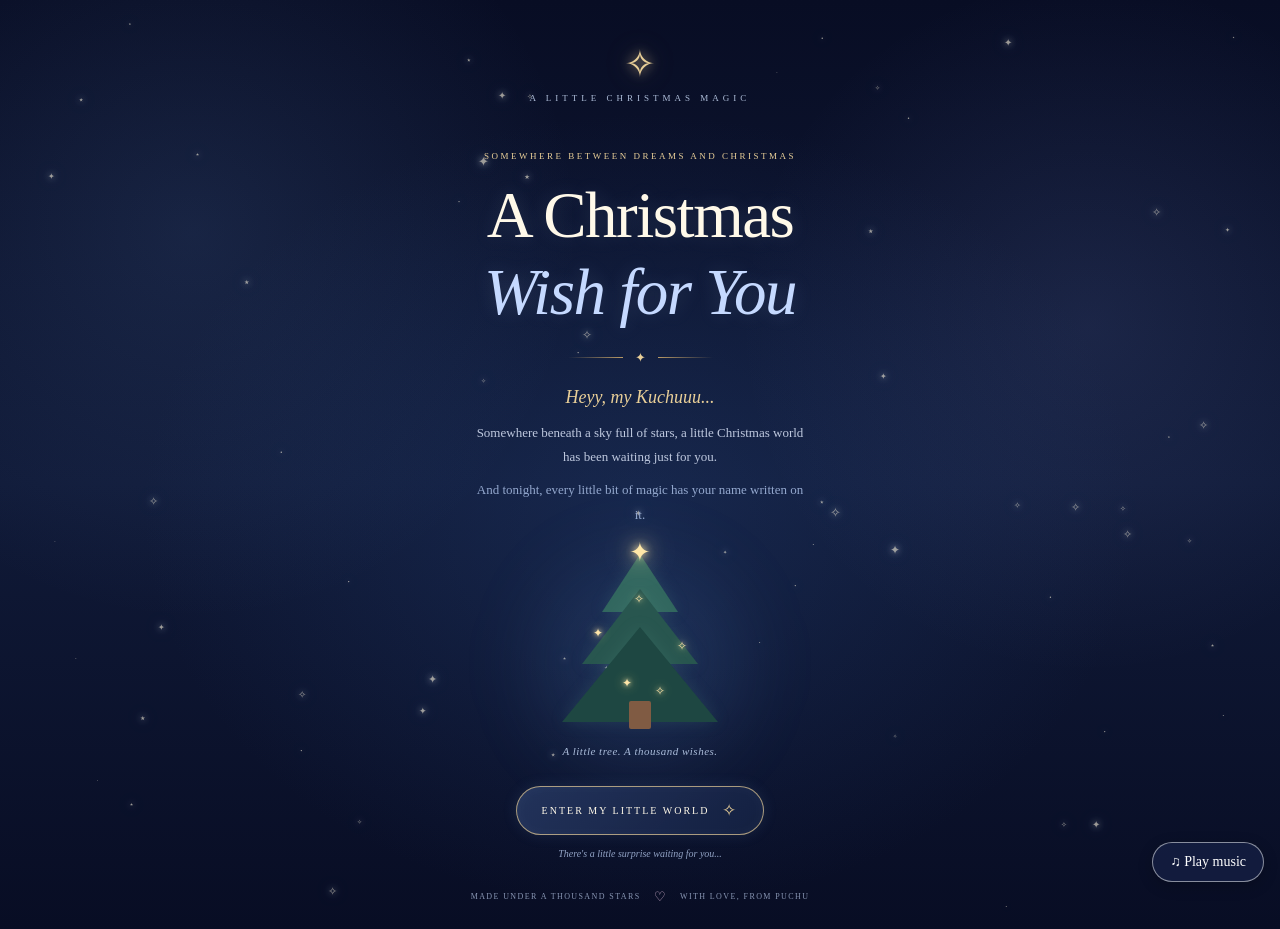
<file: index.html>
<!DOCTYPE html>
<html lang="en">

<head>
    <meta charset="UTF-8">
    <meta name="viewport"
          content="width=device-width, initial-scale=1.0">

    <meta name="theme-color" content="#080d24">

    <meta name="description"
          content="A little enchanted Christmas world made especially for Kuchuuu, with love from Puchu.">

    <title>Kuchuuu's Enchanted Christmas ✨</title>

    <!-- Stylesheets -->
    <link rel="stylesheet" href="css/global.css">
    <link rel="stylesheet" href="css/entrance.css">

    <!-- Website scripts -->
    <script src="js/main.js" defer></script>
    <script src="./js/music.js"></script>
    

</head>

<body>

    <main class="christmas-entrance" id="christmasEntrance">

        <!-- Night sky atmosphere -->
        <div class="night-sky"></div>

        <!-- Stars -->
        <div class="star-container" id="starContainer"></div>

        <!-- Shooting stars -->
        <div class="shooting-star shooting-star-one"></div>
        <div class="shooting-star shooting-star-two"></div>

        <!-- Snowfall -->
        <div class="snow-container" id="snowContainer"></div>


        <!-- Top greeting -->
        <header class="entrance-header">

            <div class="north-star">
                ✧
            </div>

            <p class="header-label">
                A LITTLE CHRISTMAS MAGIC
            </p>

        </header>


        <!-- Main content -->
        <section class="entrance-content">

            <p class="pre-title">
                SOMEWHERE BETWEEN DREAMS AND CHRISTMAS
            </p>

            <h1 class="main-title">
                A Christmas
                <span>Wish for You</span>
            </h1>

            <div class="title-decoration">
                <span></span>
                <span class="decoration-star">✦</span>
                <span></span>
            </div>

            <p class="welcome-message">
                Heyy, my Kuchuuu...
            </p>

            <p class="entrance-description">
                Somewhere beneath a sky full of stars,
                a little Christmas world has been waiting
                just for you.
            </p>

            <p class="entrance-description secondary">
                And tonight, every little bit of magic
                has your name written on it.
            </p>

        </section>


        <!-- Enchanted Christmas tree -->
        <section class="christmas-tree-area">

            <div class="tree-glow"></div>

            <div class="tree-star">
                ✦
            </div>

            <div class="christmas-tree">

                <div class="tree-layer layer-one"></div>
                <div class="tree-layer layer-two"></div>
                <div class="tree-layer layer-three"></div>

                <div class="tree-trunk"></div>

                <span class="tree-light light-one">✧</span>
                <span class="tree-light light-two">✦</span>
                <span class="tree-light light-three">✧</span>
                <span class="tree-light light-four">✦</span>
                <span class="tree-light light-five">✧</span>

            </div>

            <p class="tree-caption">
                A little tree. A thousand wishes.
            </p>

        </section>


        <!-- Entrance button -->
        <section class="entrance-action">

            <button
                type="button"
                class="begin-button"
                id="beginJourney">

                <span>ENTER MY LITTLE WORLD</span>
                <span class="button-star">✧</span>

            </button>

            <p class="button-caption">
                There's a little surprise waiting for you...
            </p>

        </section>


        <!-- Footer -->
        <footer class="entrance-footer">

            <span>MADE UNDER A THOUSAND STARS</span>

            <span class="footer-heart">♡</span>

            <span>WITH LOVE, FROM PUCHU</span>

        </footer>

    </main>
</body>
</html>
</file>
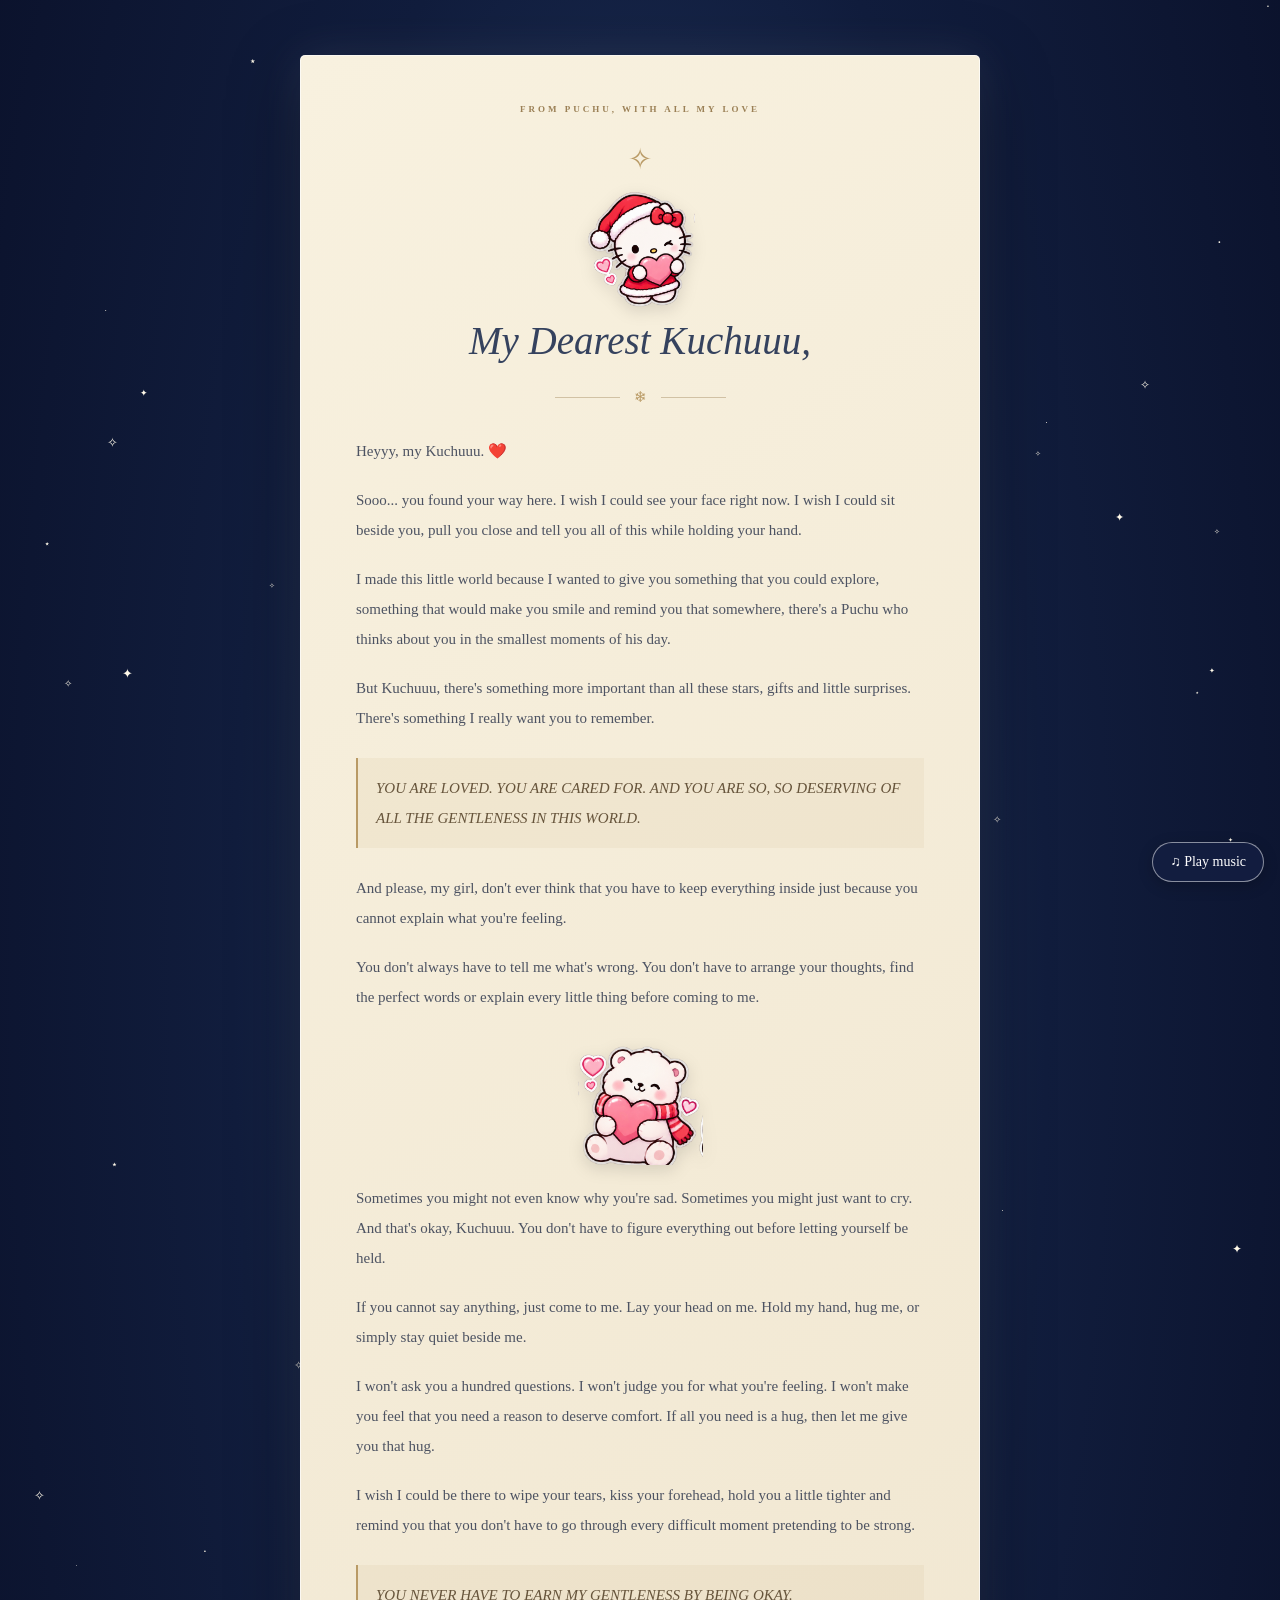
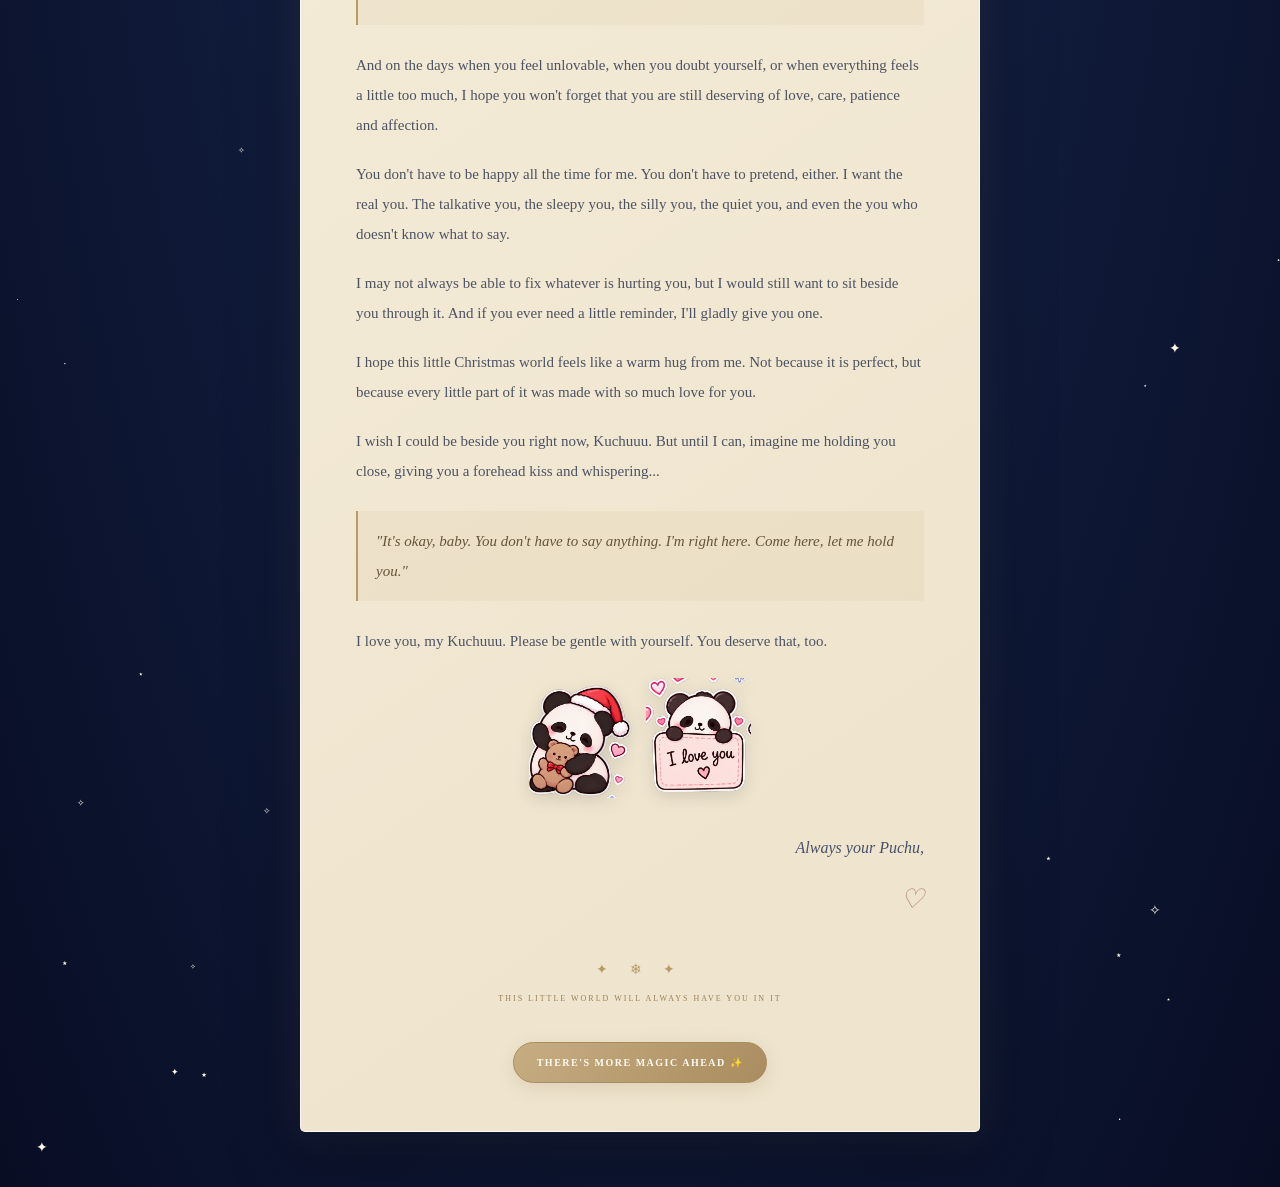
<file: christmas-letter.html>
<!DOCTYPE html>
<html lang="en">

<head>
    <meta charset="UTF-8">
    <meta name="viewport" content="width=device-width, initial-scale=1.0">
    <meta name="theme-color" content="#080d24">

    <title>A Little Letter for You ❤️</title>

    <link rel="stylesheet" href="css/global.css">
    <link rel="stylesheet" href="css/christmas-letter.css">

    <script src="js/letter-reading.js" defer></script>
    <script src="./js/music.js"></script>
</head>

<body>

    <main class="letter-page" id="letterPage">

        <div class="letter-sky" id="letterStars"></div>
        <div class="letter-snow" id="letterSnow"></div>

        <section class="letter-content">

            <p class="letter-top-label">
                FROM PUCHU, WITH ALL MY LOVE
            </p>

            <div class="letter-decoration">✧</div>

            
<div class="letter-greeting">

    <img
        src="./assets/stickers/hello-kitty-heart.png"
        alt="Hello Kitty holding a heart"
        class="letter-sticker greeting-kitty"
    >

    <h1>
        My Dearest Kuchuuu,
    </h1>

</div>
            

            <div class="letter-divider">
                <span>❄</span>
            </div>

            <div class="personal-letter">

                <p>
                    Heyyy, my Kuchuuu. ❤️
                </p>

                <p>
                    Sooo... you found your way here.
                    I wish I could see your face right now.
                    I wish I could sit beside you, pull you
                    close and tell you all of this while
                    holding your hand.
                </p>

                <p>
                    I made this little world because I
                    wanted to give you something that
                    you could explore, something that
                    would make you smile and remind
                    you that somewhere, there's a Puchu
                    who thinks about you in the smallest
                    moments of his day.
                </p>

                <p>
                    But Kuchuuu, there's something
                    more important than all these stars,
                    gifts and little surprises.
                    There's something I really want
                    you to remember.
                </p>

                <p class="letter-highlight">
                    YOU ARE LOVED. YOU ARE CARED FOR.
                    AND YOU ARE SO, SO DESERVING
                    OF ALL THE GENTLENESS IN THIS WORLD.
                </p>

                <p>
                    And please, my girl, don't ever think
                    that you have to keep everything
                    inside just because you cannot
                    explain what you're feeling.
                </p>

                <p>
                    You don't always have to tell me
                    what's wrong. You don't have to
                    arrange your thoughts, find the
                    perfect words or explain every
                    little thing before coming to me.
                </p>
                
<img
    src="./assets/stickers/polar-bear-heart.png"
    alt="A little polar bear holding a heart"
    class="letter-sticker emotional-bear"
>
                

                <p>
                    Sometimes you might not even know
                    why you're sad. Sometimes you might
                    just want to cry. And that's okay,
                    Kuchuuu. You don't have to figure
                    everything out before letting
                    yourself be held.
                </p>

                <p>
                    If you cannot say anything, just
                    come to me. Lay your head on me.
                    Hold my hand, hug me, or simply
                    stay quiet beside me.
                </p>

                <p>
                    I won't ask you a hundred questions.
                    I won't judge you for what you're
                    feeling. I won't make you feel that
                    you need a reason to deserve comfort.
                    If all you need is a hug, then let
                    me give you that hug.
                </p>

                <p>
                    I wish I could be there to wipe your
                    tears, kiss your forehead, hold you
                    a little tighter and remind you that
                    you don't have to go through every
                    difficult moment pretending to be
                    strong.
                </p>

                <p class="letter-highlight">
                    YOU NEVER HAVE TO EARN MY
                    GENTLENESS BY BEING OKAY.
                </p>

                <p>
                    And on the days when you feel
                    unlovable, when you doubt yourself,
                    or when everything feels a little
                    too much, I hope you won't forget
                    that you are still deserving of love,
                    care, patience and affection.
                </p>

                <p>
                    You don't have to be happy all the
                    time for me. You don't have to
                    pretend, either. I want the real you.
                    The talkative you, the sleepy you,
                    the silly you, the quiet you, and
                    even the you who doesn't know
                    what to say.
                </p>

                <p>
                    I may not always be able to fix
                    whatever is hurting you, but I
                    would still want to sit beside you
                    through it. And if you ever need
                    a little reminder, I'll gladly give
                    you one.
                </p>

                <p>
                    I hope this little Christmas world
                    feels like a warm hug from me.
                    Not because it is perfect, but
                    because every little part of it
                    was made with so much love
                    for you.
                </p>

                <p>
                    I wish I could be beside you right
                    now, Kuchuuu. But until I can,
                    imagine me holding you close,
                    giving you a forehead kiss and
                    whispering...
                </p>

                <p class="letter-highlight">
                    "It's okay, baby. You don't have
                    to say anything. I'm right here.
                    Come here, let me hold you."
                </p>

                <p>
                    I love you, my Kuchuuu.
                    Please be gentle with yourself.
                    You deserve that, too.
                </p>
                
<div class="letter-panda-pair">

    <img
        src="./assets/stickers/panda-teddy-hug.png"
        alt="A panda cuddling a teddy bear"
        class="letter-sticker signature-panda"
    >

    <img
        src="./assets/stickers/panda-love-you.png"
        alt="A panda sending love"
        class="letter-sticker signature-panda"
    >

</div>
                

                <p class="letter-signature">
                    Always your Puchu,<br>
                    <span>♡</span>
                </p>

            </div>

            <div class="letter-bottom-decoration">
                ✦ ❄ ✦
            </div>

            <p class="letter-bottom-text">
                THIS LITTLE WORLD WILL ALWAYS HAVE YOU IN IT
            </p>

            <button id="continueChristmas" class="continue-letter-btn">
                THERE'S MORE MAGIC AHEAD ✨
            </button>

        </section>

    </main>

</body>
</html>
</file>
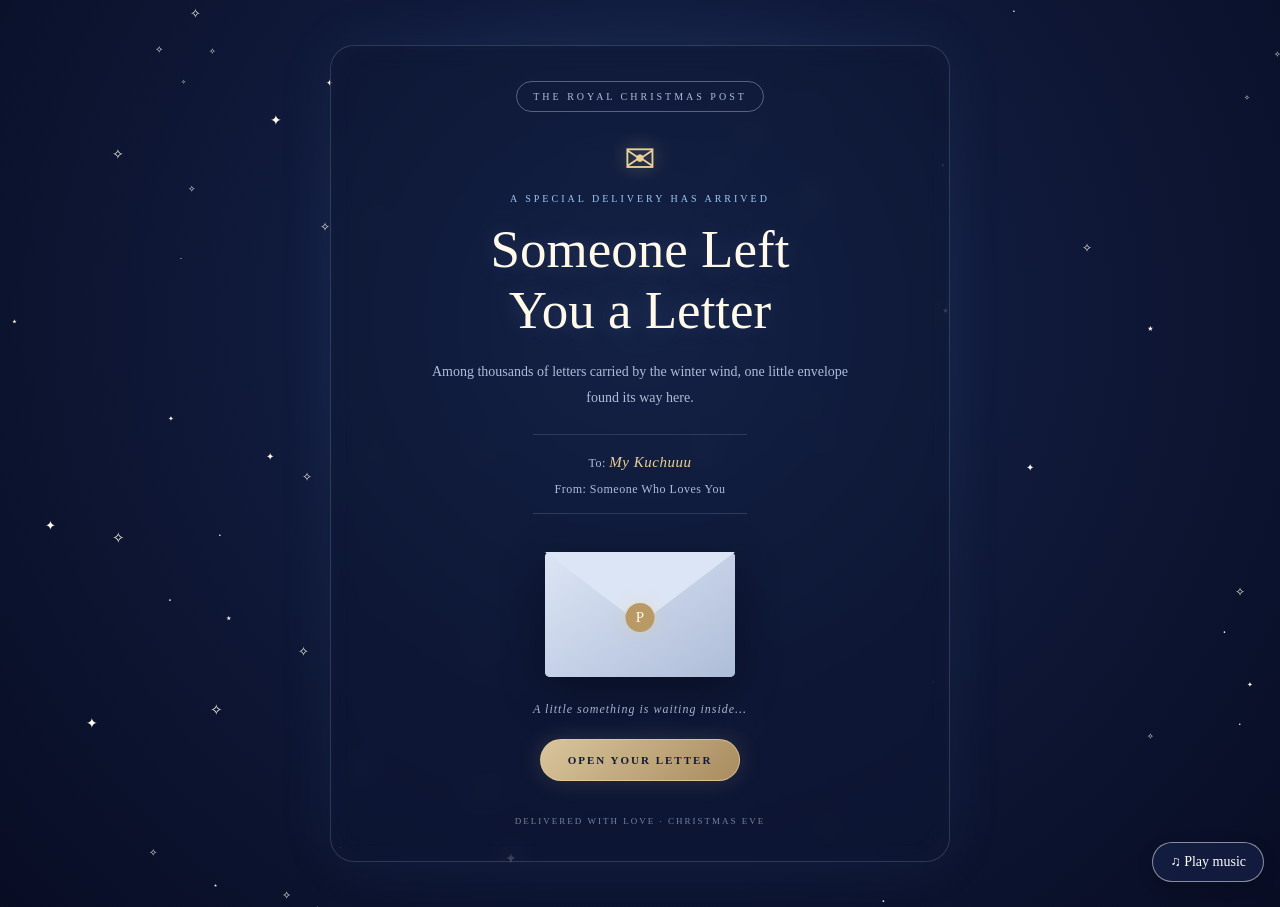
<file: christmas-story.html>
<!DOCTYPE html>
<html lang="en">
<head>
    <meta charset="UTF-8">
    <meta name="viewport" content="width=device-width, initial-scale=1.0">
    <meta name="theme-color" content="#080d24">

    <title>A Letter for Kuchuuu 💌</title>

    <link rel="stylesheet" href="css/global.css">
    <link rel="stylesheet" href="css/christmas-story.css">

    <script src="js/letter.js" defer></script>
    <script src="./js/music.js"></script>
</head>

<body>

    <main class="story-page" id="storyPage">

        <div class="story-sky" id="storyStars"></div>
        <div class="story-snow" id="storySnow"></div>

        <section class="post-office">

            <div class="post-office-label">
                THE ROYAL CHRISTMAS POST
            </div>

            <div class="post-office-icon">
                ✉
            </div>

            <p class="story-eyebrow">
                A SPECIAL DELIVERY HAS ARRIVED
            </p>

            <h1>
                Someone Left<br>
                You a Letter
            </h1>

            <p class="story-description">
                Among thousands of letters carried by the
                winter wind, one little envelope found its
                way here.
            </p>

            <p class="letter-address">
                To: <span>My Kuchuuu</span><br>
                From: Someone Who Loves You
            </p>

            <div class="envelope-container">
                <div class="envelope">
                    <div class="envelope-back"></div>
                    <div class="envelope-paper">
                        <span>♡</span>
                    </div>
                    <div class="envelope-flap"></div>
                    <div class="envelope-front"></div>
                    <div class="envelope-seal">P</div>
                </div>
            </div>

            <p class="letter-hint">
                A little something is waiting inside...
            </p>

            <button id="openLetter" class="open-letter-btn">
                OPEN YOUR LETTER
            </button>

            <div class="story-footer">
                DELIVERED WITH LOVE · CHRISTMAS EVE
            </div>

        </section>

    </main>

</body>
</html>
</file>
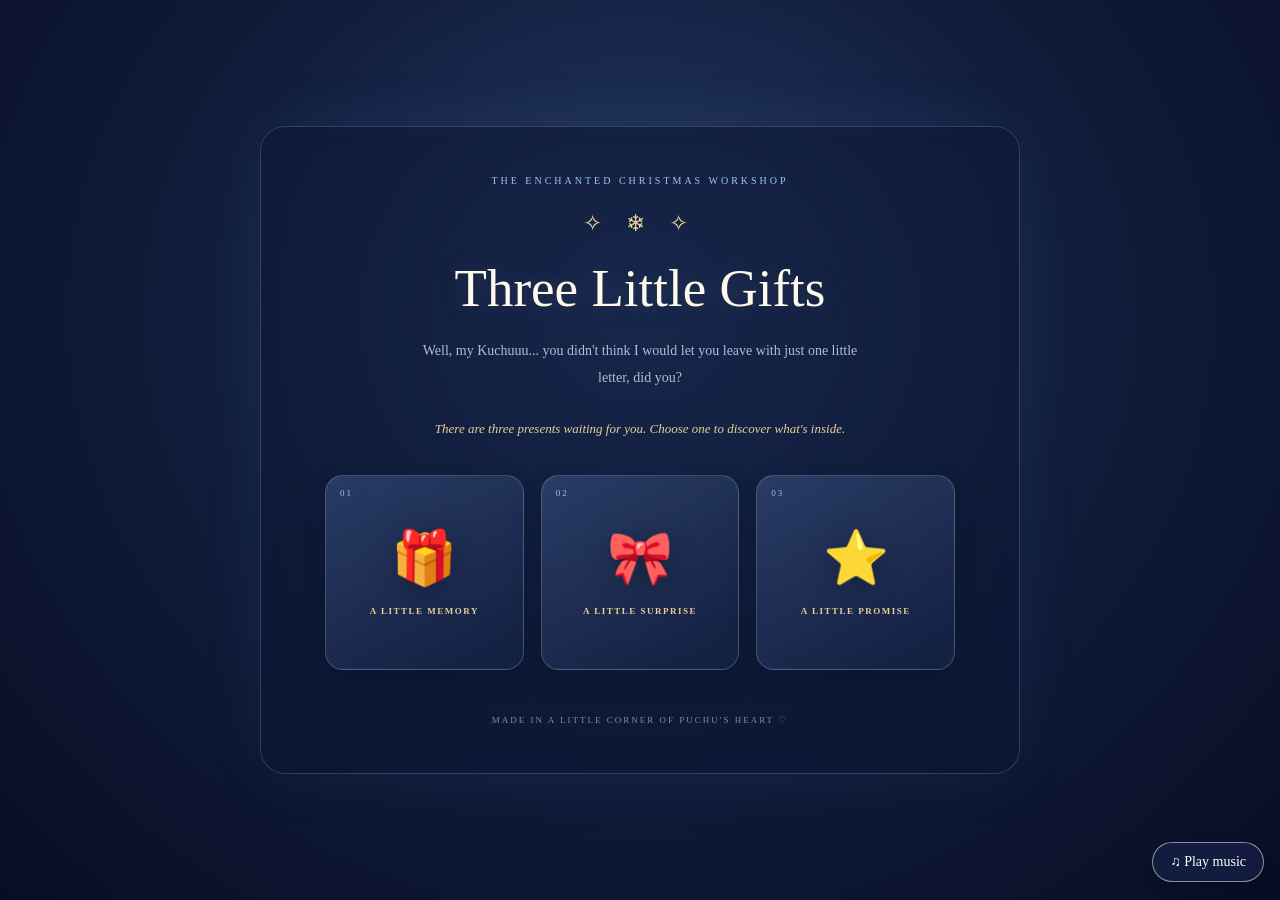
<file: christmas-surprise.html>
<!DOCTYPE html>
<html lang="en">

<head>
    <meta charset="UTF-8">
    <meta name="viewport" content="width=device-width, initial-scale=1.0">
    <meta name="theme-color" content="#080d24">

    <title>The Christmas Gift Room 🎁</title>

    <link rel="stylesheet" href="css/global.css">
    <link rel="stylesheet" href="css/christmas-surprise.css">

    <script src="js/surprise.js" defer></script>
    <script src="./js/music.js"></script>
</head>

<body>

    <main class="surprise-page" id="surprisePage">

        <div class="surprise-sky" id="surpriseStars"></div>
        <div class="surprise-snow" id="surpriseSnow"></div>

        <section class="gift-room">

            <p class="surprise-eyebrow">
                THE ENCHANTED CHRISTMAS WORKSHOP
            </p>

            <div class="workshop-decoration">
                ✧ ❄ ✧
            </div>

            <h1>
                Three Little Gifts
            </h1>

            <p class="surprise-intro">
                Well, my Kuchuuu... you didn't think
                I would let you leave with just one
                little letter, did you?
            </p>

            <p class="gift-instruction">
                There are three presents waiting for you.
                Choose one to discover what's inside.
            </p>

            <div class="gift-collection">

                <button class="gift-box" id="giftOne"
                    aria-label="Open the first Christmas gift">

                    <span class="gift-number">01</span>

                    <span class="gift-emoji">🎁</span>

                    <span class="gift-name">
                        A LITTLE MEMORY
                    </span>

                </button>

                <button class="gift-box" id="giftTwo"
                    aria-label="Open the second Christmas gift">

                    <span class="gift-number">02</span>

                    <span class="gift-emoji">🎀</span>

                    <span class="gift-name">
                        A LITTLE SURPRISE
                    </span>

                </button>

                <button class="gift-box" id="giftThree"
                    aria-label="Open the third Christmas gift">

                    <span class="gift-number">03</span>

                    <span class="gift-emoji">⭐</span>

                    <span class="gift-name">
                        A LITTLE PROMISE
                    </span>

                </button>

            </div>

            <div class="gift-reveal" id="giftReveal"
                aria-live="polite" hidden>

                <div class="reveal-sparkle">✦</div>

                <h2 id="revealTitle">
                    A Little Something...
                </h2>

                <p id="revealMessage"></p>

                <button id="closeReveal" class="close-reveal-btn">
                    BACK TO THE GIFTS
                </button>

            </div>
            <div class="next-chapter" id="nextChapter" hidden>

    <div class="chapter-sparkle">✧</div>

    <p>
        You've discovered all three little treasures...
    </p>

    <h2>
        But there's one more place waiting for you.
    </h2>

    <button id="continueJourney">
        UNLOCK THE NEXT MAGIC ✨
    </button>

            </div>

            <p class="workshop-footer">
                MADE IN A LITTLE CORNER OF PUCHU'S HEART ♡
            </p>

        </section>

    </main>

</body>

</html>
</file>
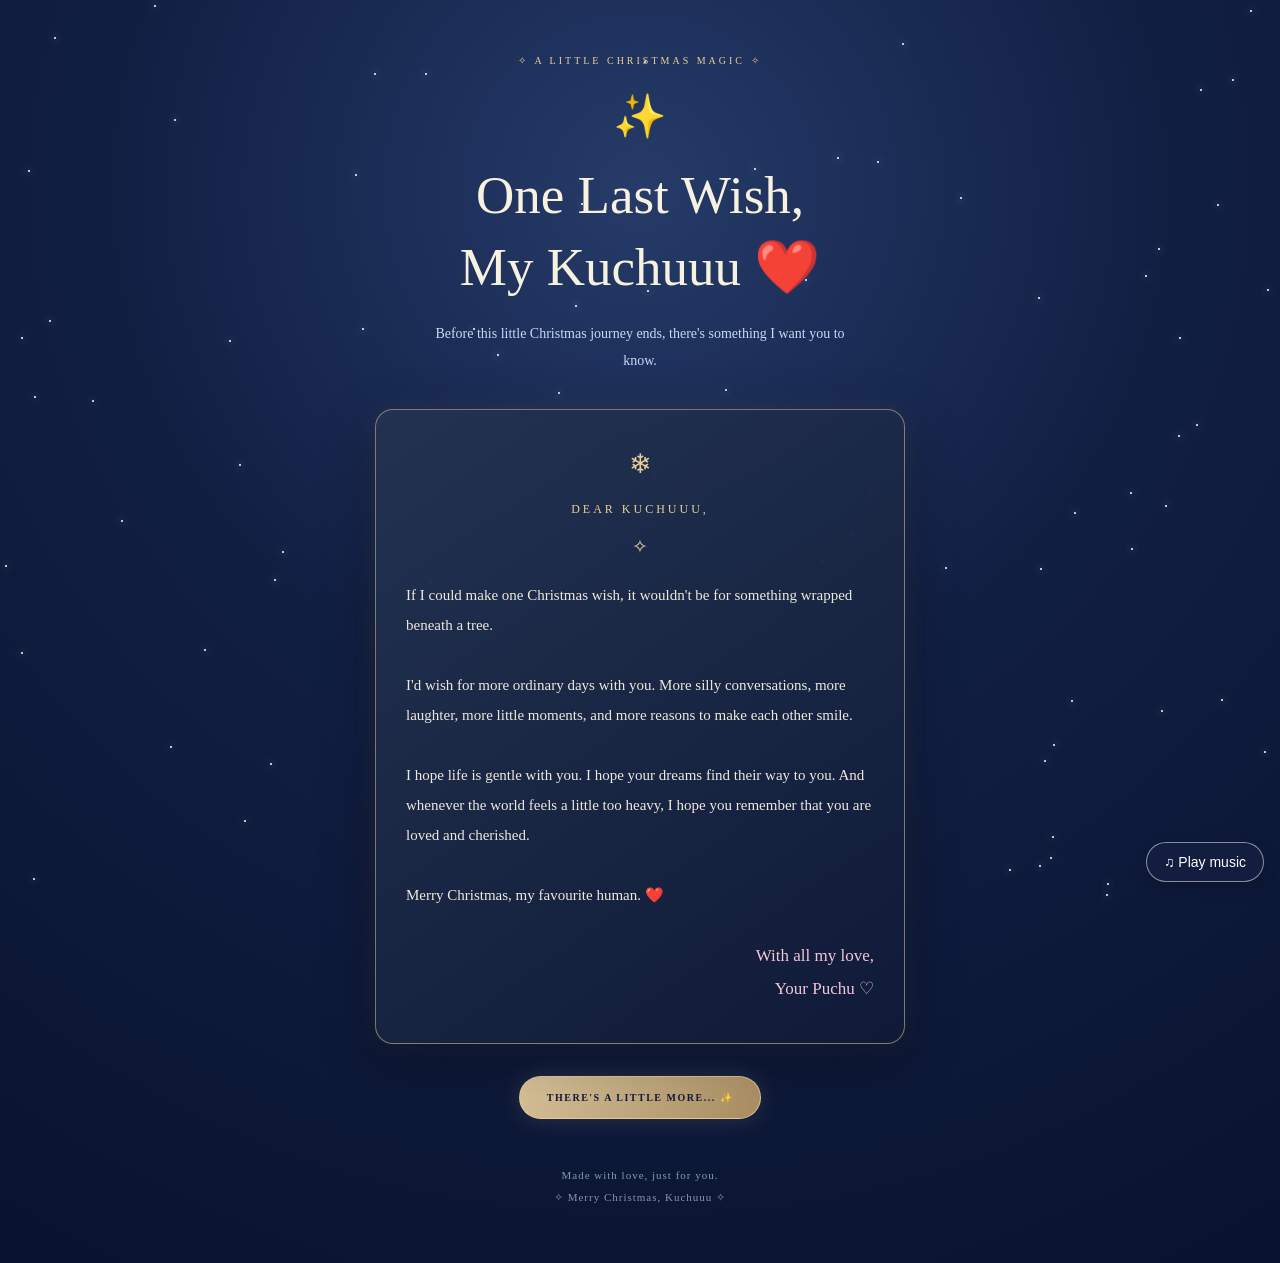
<file: christmas-wish.html>
<!DOCTYPE html>
<html lang="en">

<head>
    <meta charset="UTF-8">
    <meta name="viewport" content="width=device-width, initial-scale=1.0">

    <title>A Christmas Wish for Kuchuuu ❤️</title>

    <link rel="stylesheet" href="./css/christmas-wish.css">
</head>

<body>

    <!-- CHRISTMAS BACKGROUND -->

    <div class="stars"></div>
    <div class="snow-container"></div>


    <!-- MAIN CHRISTMAS WISH PAGE -->

    <main class="wish-page">

        <div class="wish-content">

            <p class="wish-eyebrow">
                ✧ A LITTLE CHRISTMAS MAGIC ✧
            </p>

            <div class="wish-star">
                ✨
            </div>

            <h1>
                One Last Wish,<br>
                My Kuchuuu
                <span>❤️</span>
            </h1>

            <p class="wish-intro">
                Before this little Christmas journey ends,
                there's something I want you to know.
            </p>


            <!-- CHRISTMAS WISH CARD -->

            <section class="wish-card">

                <div class="card-decoration">❄</div>

                <p class="card-heading">
                    DEAR KUCHUUU,
                </p>

                <div class="wish-divider">✧</div>

                <p class="wish-text">
                    If I could make one Christmas wish,
                    it wouldn't be for something wrapped
                    beneath a tree.

                    <br><br>

                    I'd wish for more ordinary days with you.
                    More silly conversations, more laughter,
                    more little moments, and more reasons
                    to make each other smile.

                    <br><br>

                    I hope life is gentle with you.
                    I hope your dreams find their way to you.
                    And whenever the world feels a little too
                    heavy, I hope you remember that you are
                    loved and cherished.

                    <br><br>

                    Merry Christmas, my favourite human.
                    ❤️
                </p>

                <p class="card-signature">
                    With all my love,<br>
                    Your Puchu ♡
                </p>

            </section>


            <!-- INTERACTIVE WISH BUTTON -->

            <button id="wishButton">
                THERE'S A LITTLE MORE... ✨
            </button>

            <div id="wishMessage" hidden>

                <p>
                    And now, come a little closer...
                </p>

                <h2>
                    Sending you the biggest Christmas hug!
                </h2>

                
<div class="virtual-hug">

    <img
        src="./assets/stickers/hello-kitty-heart.png"
        alt="Hello Kitty holding a heart"
        class="hug-sticker kitty-sticker"
    >

    <img
        src="./assets/stickers/polar-bear-heart.png"
        alt="A polar bear cuddling a heart"
        class="hug-sticker bear-sticker"
    >

    <img
        src="./assets/stickers/panda-teddy-hug.png"
        alt="A panda cuddling its teddy bear"
        class="hug-sticker panda-sticker"
    >

</div>
                

                <p>
                    A thousand cuddles, endless forehead kisses,
                    and the softest muwahhhhhssshshshs!
                </p>

                <p class="hug-signature">
                    All yours,<br>
                    Your clingy Puchu 🥹❤️
                </p>

            </div>


            <p class="wish-footer">
                Made with love, just for you.
                <br>
                ✧ Merry Christmas, Kuchuuu ✧
            </p>

        </div>

    </main>


    <script src="./js/wish.js"></script>
    <script src="./js/music.js"></script>

</body>
</html>
</file>
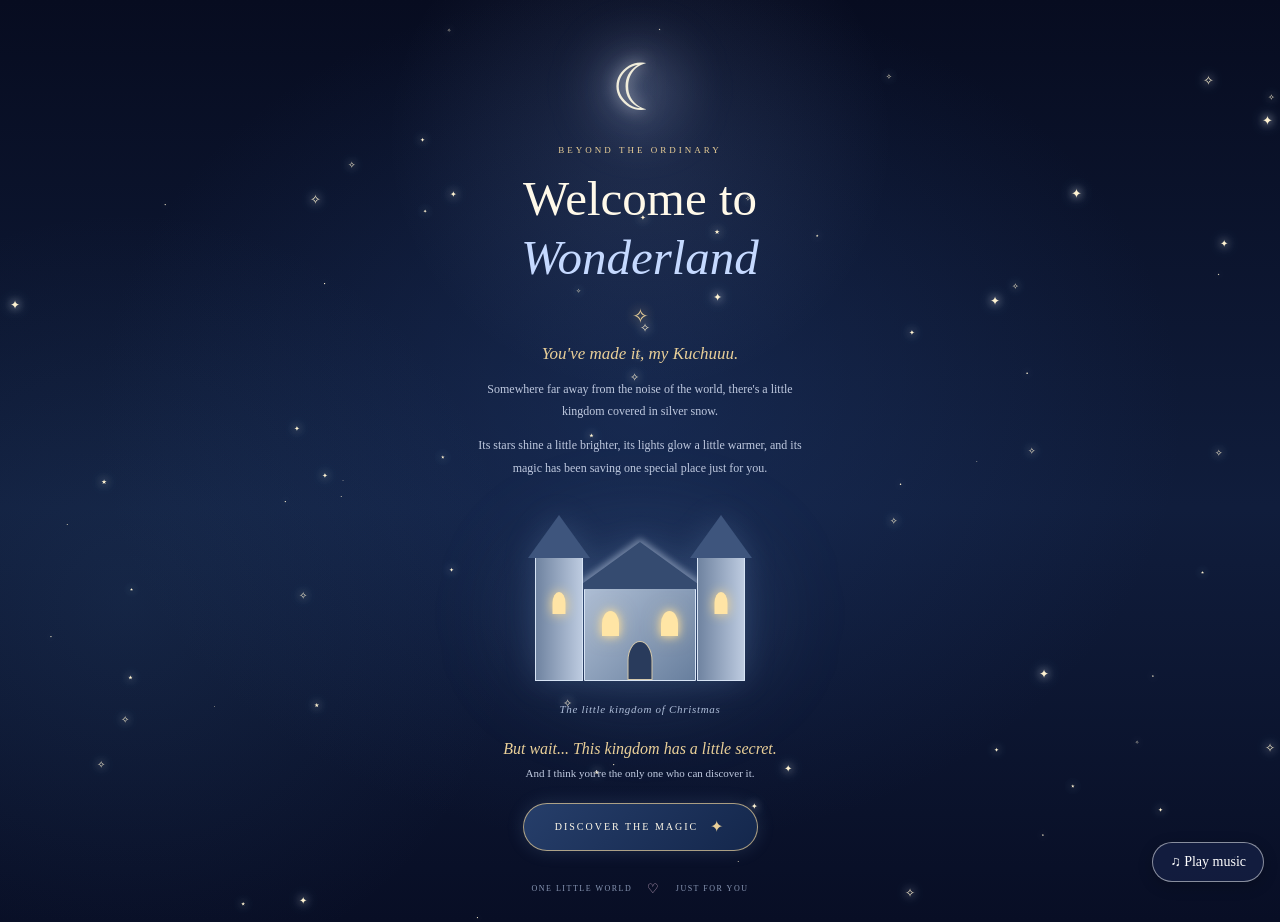
<file: christmas-world.html>
<!DOCTYPE html>
<html lang="en">

<head>

    <meta charset="UTF-8">

    <meta name="viewport"
          content="width=device-width, initial-scale=1.0">

    <meta name="theme-color" content="#080d24">

    <title>A World Waiting for You ✨</title>

    <!-- Stylesheets -->
    <link rel="stylesheet" href="css/global.css">
    <link rel="stylesheet" href="css/christmas-world.css">

    <!-- Scripts -->
    <script src="js/story.js" defer></script>
    <script src="./js/music.js"></script>

</head>

<body>

    <main class="world-page" id="worldPage">

        <!-- Magical atmosphere -->

        <div class="world-sky"></div>

        <div class="world-stars" id="worldStars"></div>

        <div class="world-snow" id="worldSnow"></div>


        <!-- Moon -->

        <div class="moon-container">

            <div class="moon-glow"></div>

            <div class="moon">
                ☾
            </div>

        </div>


        <!-- Welcome section -->

        <section class="world-introduction">

            <p class="world-eyebrow">
                BEYOND THE ORDINARY
            </p>

            <h1 class="world-title">

                Welcome to
                <span>Wonderland</span>

            </h1>

            <div class="world-divider">
                ✧
            </div>

            <p class="world-greeting">
                You've made it, my Kuchuuu.
            </p>

            <p class="world-message">

                Somewhere far away from the noise
                of the world, there's a little kingdom
                covered in silver snow.

            </p>

            <p class="world-message">

                Its stars shine a little brighter,
                its lights glow a little warmer,
                and its magic has been saving
                one special place just for you.

            </p>

        </section>


        <!-- Enchanted castle -->

        <section class="castle-scene">

            <div class="castle-glow"></div>

            <div class="castle">

                <div class="castle-main">

                    <div class="castle-roof"></div>

                    <div class="castle-window window-one"></div>

                    <div class="castle-window window-two"></div>

                    <div class="castle-door"></div>

                </div>

                <div class="castle-tower tower-left">

                    <div class="tower-roof"></div>

                    <div class="tower-window"></div>

                </div>

                <div class="castle-tower tower-right">

                    <div class="tower-roof"></div>

                    <div class="tower-window"></div>

                </div>

            </div>

            <p class="castle-caption">
                The little kingdom of Christmas
            </p>

        </section>


        <!-- Journey invitation -->

        <section class="world-invitation">

            <p class="invitation-text">

                But wait...

                This kingdom has a little secret.

            </p>

            <p class="invitation-subtext">

                And I think you're the only one
                who can discover it.

            </p>

            <button
                type="button"
                class="discover-button"
                id="discoverChristmas">

                <span>DISCOVER THE MAGIC</span>

                <span class="discover-star">✦</span>

            </button>

        </section>


        <!-- Footer -->

        <footer class="world-footer">

            <span>ONE LITTLE WORLD</span>

            <span>♡</span>

            <span>JUST FOR YOU</span>

        </footer>

    </main>

</body>

</html>
</file>
<file: css/global.css>
/* =========================================
   KUCHUU'S ENCHANTED CHRISTMAS
   GLOBAL STYLESHEET
========================================= */


/* =========================================
   1. ROOT VARIABLES
========================================= */

:root {

    --midnight: #080d24;
    --deep-blue: #101a3b;
    --royal-blue: #182b55;

    --silver: #dce5f5;
    --soft-silver: #aebdd8;
    --starlight: #fff9e9;

    --ice-blue: #9bc9f5;
    --moonlight: #c5d9ff;

    --gold: #e9cf98;
    --soft-gold: #b99a65;

    --white: #ffffff;

    --text-primary: #f5f1ff;
    --text-secondary: #bfc9df;

    --transition-smooth: 0.5s ease;
}


/* =========================================
   2. UNIVERSAL RESET
========================================= */

* {
    margin: 0;
    padding: 0;
    box-sizing: border-box;
}


html {
    scroll-behavior: smooth;
}


body {

    min-height: 100vh;

    background: var(--midnight);

    color: var(--text-primary);

    font-family:
        Georgia,
        'Times New Roman',
        serif;

    overflow-x: hidden;

    -webkit-tap-highlight-color: transparent;

}


/* =========================================
   3. BUTTON RESET
========================================= */

button {

    font-family: inherit;

    cursor: pointer;

    border: none;

    outline: none;

    -webkit-tap-highlight-color: transparent;

}


button:focus-visible {

    outline: 2px solid var(--gold);

    outline-offset: 5px;

}


/* =========================================
   4. SELECTION
========================================= */

::selection {

    background: var(--royal-blue);

    color: var(--starlight);

}


/* =========================================
   5. SCROLLBAR
========================================= */

::-webkit-scrollbar {

    width: 6px;

}


::-webkit-scrollbar-track {

    background: var(--midnight);

}


::-webkit-scrollbar-thumb {

    background: #52658d;

    border-radius: 20px;

}


/* =========================================
   6. GLOBAL ANIMATIONS
========================================= */

@keyframes gentleFloat {

    0%, 100% {

        transform: translateY(0);

    }

    50% {

        transform: translateY(-10px);

    }

}


@keyframes softPulse {

    0%, 100% {

        opacity: 0.55;

        transform: scale(1);

    }

    50% {

        opacity: 1;

        transform: scale(1.08);

    }

}


@keyframes twinkle {

    0%, 100% {

        opacity: 0.25;

    }

    50% {

        opacity: 1;

    }

}


@keyframes slowRotate {

    from {

        transform: rotate(0deg);

    }

    to {

        transform: rotate(360deg);

    }

}


@keyframes fadeIn {

    from {

        opacity: 0;

    }

    to {

        opacity: 1;

    }

}


@keyframes fadeUp {

    from {

        opacity: 0;

        transform: translateY(20px);

    }

    to {

        opacity: 1;

        transform: translateY(0);

    }

}


@keyframes snowfall {

    from {

        transform: translate3d(0, -10vh, 0);

    }

    to {

        transform: translate3d(25px, 110vh, 0);

    }

}


/* =========================================
   7. ACCESSIBILITY
========================================= */

@media (prefers-reduced-motion: reduce) {

    *,
    *::before,
    *::after {

        animation-duration: 0.01ms !important;

        animation-iteration-count: 1 !important;

        scroll-behavior: auto !important;

        transition-duration: 0.01ms !important;

    }

}
</file>
<file: css/entrance.css>
/* =========================================
   KUCHUU'S ENCHANTED CHRISTMAS
   ENTRANCE PAGE STYLES
========================================= */


/* =========================================
   1. MAIN ENTRANCE
========================================= */

.christmas-entrance {

    position: relative;

    min-height: 100svh;

    width: 100%;

    display: flex;

    flex-direction: column;

    align-items: center;

    justify-content: flex-start;

    overflow: hidden;

    isolation: isolate;

    padding: 30px 20px 24px;

    background:
        radial-gradient(
            ellipse at 50% 55%,
            rgba(37, 66, 119, 0.34),
            transparent 55%
        ),
        linear-gradient(
            180deg,
            #080d24 0%,
            #101a38 52%,
            #080d24 100%
        );

}


/* =========================================
   2. NIGHT SKY
========================================= */

.night-sky {

    position: absolute;

    inset: 0;

    z-index: -1;

    pointer-events: none;

    background:
        radial-gradient(
            circle at 15% 25%,
            rgba(107, 151, 216, 0.13),
            transparent 30%
        ),
        radial-gradient(
            circle at 85% 35%,
            rgba(129, 151, 226, 0.12),
            transparent 28%
        );

}


/* =========================================
   3. STAR CONTAINER
========================================= */

.star-container {

    position: absolute;

    inset: 0;

    overflow: hidden;

    pointer-events: none;

    z-index: 0;

}


.star {

    position: absolute;

    color: #fff7df;

    font-size: 8px;

    opacity: 0.6;

    animation: twinkle 3s ease-in-out infinite;

    text-shadow:
        0 0 6px rgba(255, 255, 255, 0.9),
        0 0 14px rgba(155, 201, 245, 0.8);

}


/* =========================================
   4. SHOOTING STARS
========================================= */

.shooting-star {

    position: absolute;

    width: 100px;

    height: 1px;

    background: linear-gradient(
        90deg,
        rgba(255,255,255,0),
        rgba(220,235,255,0.95)
    );

    opacity: 0;

    transform: rotate(-35deg);

    pointer-events: none;

    z-index: 0;

}


.shooting-star-one {

    top: 15%;

    left: 65%;

    animation: shootingStar 7s linear 2s infinite;

}


.shooting-star-two {

    top: 35%;

    left: 15%;

    animation: shootingStar 9s linear 5s infinite;

}


@keyframes shootingStar {

    0% {

        opacity: 0;

        transform: translate(0, 0) rotate(-35deg);

    }

    5% {

        opacity: 1;

    }

    18% {

        opacity: 0;

        transform: translate(-180px, 180px) rotate(-35deg);

    }

    100% {

        opacity: 0;

    }

}


/* =========================================
   5. SNOWFALL
========================================= */

.snow-container {

    position: absolute;

    inset: 0;

    overflow: hidden;

    pointer-events: none;

    z-index: 2;

}


.snowflake {

    position: absolute;

    top: -15px;

    color: #ffffff;

    opacity: 0.7;

    font-size: 10px;

    user-select: none;

    animation: snowfall linear infinite;

    text-shadow: 0 0 5px rgba(255,255,255,0.8);

}


/* =========================================
   6. HEADER
========================================= */

.entrance-header {

    position: relative;

    z-index: 3;

    text-align: center;

    margin-top: 12px;

    animation: fadeIn 2s ease both;

}


.north-star {

    font-size: 38px;

    color: var(--gold);

    text-shadow:
        0 0 12px rgba(233,207,152,0.8),
        0 0 30px rgba(233,207,152,0.4);

    animation: softPulse 3s ease-in-out infinite;

}


.header-label {

    margin-top: 7px;

    font-size: 9px;

    letter-spacing: 4px;

    color: var(--soft-silver);

}


/* =========================================
   7. MAIN CONTENT
========================================= */

.entrance-content {

    position: relative;

    z-index: 3;

    width: 100%;

    max-width: 520px;

    text-align: center;

    margin-top: 45px;

    animation: fadeUp 1.5s ease both;

}


.pre-title {

    color: var(--gold);

    font-size: 9px;

    letter-spacing: 2.5px;

    line-height: 1.8;

    margin-bottom: 15px;

}


.main-title {

    font-size: clamp(39px, 10vw, 65px);

    line-height: 1.12;

    font-weight: normal;

    letter-spacing: -1.5px;

    color: var(--starlight);

    text-shadow:
        0 0 20px rgba(197,217,255,0.15);

}


.main-title span {

    display: block;

    color: var(--moonlight);

    font-style: italic;

    margin-top: 4px;

}


/* =========================================
   8. TITLE DECORATION
========================================= */

.title-decoration {

    display: flex;

    align-items: center;

    justify-content: center;

    gap: 12px;

    margin: 21px auto;

}


.title-decoration span:not(.decoration-star) {

    width: 55px;

    height: 1px;

    background: linear-gradient(
        90deg,
        transparent,
        var(--soft-gold)
    );

}


.title-decoration span:last-child {

    transform: rotate(180deg);

}


.decoration-star {

    color: var(--gold);

    font-size: 13px;

}


.welcome-message {

    color: var(--gold);

    font-size: 18px;

    margin-bottom: 13px;

    font-style: italic;

}


.entrance-description {

    color: var(--text-secondary);

    font-size: 13px;

    line-height: 1.9;

    max-width: 330px;

    margin: 0 auto;

}


.entrance-description.secondary {

    margin-top: 8px;

    color: #94a8ce;

}


/* =========================================
   9. CHRISTMAS TREE AREA
========================================= */

.christmas-tree-area {

    position: relative;

    z-index: 3;

    width: 100%;

    display: flex;

    flex-direction: column;

    align-items: center;

    margin-top: 26px;

}


.tree-glow {

    position: absolute;

    width: 210px;

    height: 210px;

    top: 5px;

    border-radius: 50%;

    background: rgba(100, 155, 231, 0.12);

    filter: blur(35px);

    pointer-events: none;

    animation: softPulse 4s ease-in-out infinite;

}


.christmas-tree {

    position: relative;

    width: 190px;

    height: 175px;

    display: flex;

    flex-direction: column;

    align-items: center;

}


.tree-star {

    position: absolute;

    top: -17px;

    color: #ffe7a8;

    font-size: 26px;

    z-index: 5;

    text-shadow:
        0 0 8px #ffe7a8,
        0 0 20px #e9cf98,
        0 0 35px #fff0c4;

    animation: softPulse 2s ease-in-out infinite;

}


.tree-layer {

    position: absolute;

    width: 0;

    height: 0;

    border-left: 58px solid transparent;

    border-right: 58px solid transparent;

    border-bottom: 75px solid #244c55;

    filter: drop-shadow(
        0 0 8px rgba(98, 170, 157, 0.15)
    );

}


.layer-one {

    top: 0;

    border-left-width: 38px;

    border-right-width: 38px;

    border-bottom-width: 58px;

    border-bottom-color: #32675f;

}


.layer-two {

    top: 35px;

    border-bottom-color: #28564f;

}


.layer-three {

    top: 73px;

    border-left-width: 78px;

    border-right-width: 78px;

    border-bottom-width: 95px;

    border-bottom-color: #1e4742;

}


.tree-trunk {

    position: absolute;

    width: 22px;

    height: 28px;

    bottom: 0;

    background: #805b43;

    border-radius: 2px;

}


/* =========================================
   10. TREE LIGHTS
========================================= */

.tree-light {

    position: absolute;

    z-index: 4;

    color: #ffe6a9;

    font-size: 12px;

    text-shadow:
        0 0 5px #fff0b5,
        0 0 12px #ffdc82;

    animation: softPulse 1.8s ease-in-out infinite;

}


.light-one {

    top: 38px;

    left: 89px;

}


.light-two {

    top: 72px;

    left: 48px;

    animation-delay: .5s;

}


.light-three {

    top: 85px;

    right: 48px;

    animation-delay: .9s;

}


.light-four {

    top: 122px;

    left: 77px;

    animation-delay: .3s;

}


.light-five {

    top: 130px;

    right: 70px;

    animation-delay: .7s;

}


.tree-caption {

    margin-top: 16px;

    color: var(--soft-silver);

    font-size: 11px;

    font-style: italic;

    letter-spacing: .5px;

}


/* =========================================
   11. ENTRANCE BUTTON
========================================= */

.entrance-action {

    position: relative;

    z-index: 4;

    margin-top: 29px;

    text-align: center;

    width: 100%;

}


.begin-button {

    display: inline-flex;

    align-items: center;

    justify-content: center;

    gap: 13px;

    min-height: 49px;

    min-width: 245px;

    padding: 0 25px;

    border: 1px solid rgba(233,207,152,0.7);

    border-radius: 40px;

    color: var(--starlight);

    background: linear-gradient(
        135deg,
        rgba(39, 57, 99, 0.85),
        rgba(20, 32, 65, 0.95)
    );

    font-size: 10px;

    letter-spacing: 2px;

    box-shadow:
        0 0 15px rgba(123, 165, 226, 0.12),
        inset 0 0 15px rgba(255,255,255,0.03);

    transition:
        transform .35s ease,
        box-shadow .35s ease,
        background .35s ease;

}


.begin-button:hover {

    transform: translateY(-3px);

    background: linear-gradient(
        135deg,
        #344e80,
        #192d58
    );

    box-shadow:
        0 0 22px rgba(155, 201, 245, 0.3);

}


.begin-button:active {

    transform: scale(.96);

}


.button-star {

    color: var(--gold);

    font-size: 17px;

}


.button-caption {

    color: #91a2c4;

    font-size: 10px;

    margin-top: 13px;

    font-style: italic;

}


/* =========================================
   12. FOOTER
========================================= */

.entrance-footer {

    position: relative;

    z-index: 3;

    display: flex;

    justify-content: center;

    align-items: center;

    gap: 13px;

    margin-top: auto;

    padding-top: 30px;

    color: #8997b4;

    font-size: 8px;

    letter-spacing: 1.4px;

    text-align: center;

}


.footer-heart {

    color: #d8b6d2;

    font-size: 13px;

    animation: softPulse 2.5s infinite;

}


/* =========================================
   13. MOBILE RESPONSIVENESS
========================================= */

@media (max-width: 380px) {

    .christmas-entrance {

        padding-left: 15px;

        padding-right: 15px;

    }


    .entrance-content {

        margin-top: 35px;

    }


    .pre-title {

        font-size: 8px;

        letter-spacing: 1.8px;

    }


    .main-title {

        font-size: 39px;

    }


    .entrance-description {

        font-size: 12px;

    }


    .christmas-tree-area {

        margin-top: 20px;

    }


    .entrance-footer {

        font-size: 7px;

        gap: 8px;

    }

}


/* =========================================
   14. SHORT SCREEN SUPPORT
========================================= */

@media (max-height: 720px) {

    .entrance-content {

        margin-top: 25px;

    }


    .christmas-tree-area {

        margin-top: 15px;

    }


    .christmas-tree {

        transform: scale(.85);

        transform-origin: top center;

        margin-bottom: -25px;

    }


    .entrance-action {

        margin-top: 18px;

    }

}
</file>
<file: css/christmas-letter.css>
/* =================================
   CHRISTMAS LETTER PAGE
================================= */

.letter-page {
    position: relative;
    min-height: 100vh;
    min-height: 100svh;
    display: flex;
    justify-content: center;
    align-items: center;
    padding: 55px 18px;
    overflow: hidden;
    isolation: isolate;

    background:
        radial-gradient(
            ellipse at 50% 35%,
            #263d68 0%,
            #111d3d 45%,
            #080d24 100%
        );
}

/* =================================
   BACKGROUND
================================= */

.letter-sky,
.letter-snow {
    position: absolute;
    inset: 0;
    pointer-events: none;
    overflow: hidden;
}

.letter-sky {
    z-index: -1;
}

.letter-snow {
    z-index: 3;
}

.letter-star {
    position: absolute;
    color: #fff9e9;
    animation: twinkle 3s ease-in-out infinite;
}

.letter-snowflake {
    position: absolute;
    top: -20px;
    color: #e8f2ff;
    opacity: 0.7;
    animation: snowfall linear infinite;
}

/* =================================
   LETTER CONTAINER
================================= */

.letter-content {
    position: relative;
    z-index: 2;
    width: 100%;
    max-width: 680px;
    padding: 48px 55px;

    background:
        linear-gradient(
            145deg,
            #f8f1df,
            #eee3cc
        );

    color: #34405b;

    border: 1px solid rgba(255, 255, 255, 0.7);
    border-radius: 5px;

    box-shadow:
        0 20px 70px rgba(0, 0, 0, 0.4),
        0 0 45px rgba(197, 217, 255, 0.12);

    animation: fadeUp 1.2s ease both;
}

/* =================================
   TOP LABEL
================================= */

.letter-top-label {
    text-align: center;
    color: #9b8056;
    font-size: 9px;
    font-weight: bold;
    letter-spacing: 3px;
    margin-bottom: 28px;
}

/* =================================
   DECORATIONS
================================= */

.letter-decoration {
    text-align: center;
    color: #b99a65;
    font-size: 29px;
    margin-bottom: 12px;
}

.letter-divider {
    display: flex;
    align-items: center;
    justify-content: center;
    gap: 14px;
    margin: 22px auto 30px;
    color: #b99a65;
}

.letter-divider::before,
.letter-divider::after {
    content: "";
    width: 65px;
    height: 1px;
    background: rgba(153, 125, 80, 0.4);
}

.letter-divider span {
    font-size: 15px;
}

/* =================================
   HEADING
================================= */

.letter-content h1 {
    text-align: center;
    color: #35425e;
    font-family: Georgia, serif;
    font-size: clamp(27px, 6vw, 39px);
    font-weight: normal;
    font-style: italic;
    line-height: 1.3;
}

/* =================================
   LETTER BODY
================================= */

.personal-letter {
    font-family: Georgia, serif;
    font-size: 15px;
    line-height: 2;
    color: #4d5362;
}

.personal-letter p {
    margin-bottom: 19px;
}

/* =================================
   HIGHLIGHTED MESSAGE
================================= */

.letter-highlight {
    padding: 15px 18px;
    margin: 25px 0 !important;

    border-left: 2px solid #b99a65;

    background: rgba(185, 154, 101, 0.09);

    color: #66543b;
    font-style: italic;
}

/* =================================
   SIGNATURE
================================= */

.letter-signature {
    margin-top: 30px;
    text-align: right;
    color: #48516a;
    font-style: italic;
    font-size: 16px;
}

.letter-signature span {
    display: inline-block;
    margin-top: 8px;
    color: #b78b79;
    font-size: 27px;
}

/* =================================
   BOTTOM DECORATION
================================= */

.letter-bottom-decoration {
    text-align: center;
    margin-top: 35px;
    color: #b99a65;
    letter-spacing: 9px;
    font-size: 14px;
}

.letter-bottom-text {
    margin-top: 14px;
    text-align: center;
    color: #9b8056;
    font-size: 8px;
    letter-spacing: 2px;
    line-height: 1.8;
}

/* =================================
   CONTINUE BUTTON
================================= */

.continue-letter-btn {
    display: block;
    margin: 35px auto 0;
    padding: 14px 23px;

    border: 1px solid #a98c60;
    border-radius: 30px;

    background: linear-gradient(
        135deg,
        #c7ae82,
        #a98c60
    );

    color: #fffaf0;

    font-family: inherit;
    font-size: 10px;
    font-weight: bold;
    letter-spacing: 1.5px;

    cursor: pointer;

    box-shadow: 0 5px 18px rgba(120, 94, 54, 0.15);

    transition: all 0.35s ease;
}

.continue-letter-btn:hover {
    transform: translateY(-3px);
    box-shadow: 0 8px 25px rgba(120, 94, 54, 0.25);
}

.continue-letter-btn:active {
    transform: scale(0.96);
}

.continue-letter-btn:disabled {
    opacity: 0.65;
    cursor: default;
}

/* =================================
   MOBILE RESPONSIVENESS
================================= */

@media (max-width: 600px) {

    .letter-page {
        padding: 25px 12px;
        align-items: flex-start;
    }

    .letter-content {
        padding: 35px 23px;
    }

    .letter-top-label {
        font-size: 8px;
        letter-spacing: 2px;
    }

    .personal-letter {
        font-size: 14px;
        line-height: 1.9;
    }

    .personal-letter p {
        margin-bottom: 16px;
    }

    .letter-bottom-text {
        font-size: 7px;
        letter-spacing: 1.5px;
    }

    .continue-letter-btn {
        max-width: 100%;
        font-size: 9px;
        padding: 13px 18px;
    }
}

/* =================================
   REDUCED MOTION
================================= */

@media (prefers-reduced-motion: reduce) {

    .letter-content,
    .letter-star,
    .letter-snowflake {
        animation: none !important;
    }

    .continue-letter-btn {
        transition: none;
    }
}

/* ================================
   KAWAII LETTER STICKER DECORATIONS
================================ */

.letter-greeting {
    display: flex;
    flex-direction: column;
    align-items: center;
    gap: 8px;
}

.letter-sticker {
    display: block;
    object-fit: contain;
    height: auto;
    filter: drop-shadow(0 5px 8px rgba(0, 0, 0, 0.12));
}

.greeting-kitty {
    width: 110px;
    max-width: 35%;
    animation: letterStickerFloat 3s ease-in-out infinite;
}

.emotional-bear {
    width: 125px;
    max-width: 40%;
    margin: 18px auto;
    animation: letterStickerFloat 3.5s ease-in-out infinite;
}

.letter-panda-pair {
    display: flex;
    justify-content: center;
    align-items: center;
    gap: 12px;
    margin: 22px auto 12px;
}

.signature-panda {
    width: 105px;
    max-width: 35%;
    animation: letterStickerFloat 3s ease-in-out infinite;
}

.signature-panda:nth-child(2) {
    animation-delay: 0.6s;
}

@keyframes letterStickerFloat {
    0%, 100% {
        transform: translateY(0);
    }

    50% {
        transform: translateY(-7px);
    }
}

@media (max-width: 480px) {
    .greeting-kitty {
        width: 90px;
    }

    .emotional-bear {
        width: 105px;
    }

    .signature-panda {
        width: 90px;
    }

    .letter-panda-pair {
        gap: 6px;
    }
}

@media (prefers-reduced-motion: reduce) {
    .letter-sticker {
        animation: none !important;
    }
}
</file>
<file: css/christmas-story.css>
/* ================================
   CHRISTMAS STORY - POST OFFICE
================================ */

.story-page {
    position: relative;
    min-height: 100vh;
    min-height: 100svh;
    overflow: hidden;
    display: flex;
    align-items: center;
    justify-content: center;
    padding: 45px 20px;
    background:
        radial-gradient(
            circle at 50% 35%,
            #1d315c 0%,
            #101a3b 42%,
            #080d24 100%
        );
    isolation: isolate;
}

/* ================================
   NIGHT SKY
================================ */

.story-sky,
.story-snow {
    position: absolute;
    inset: 0;
    pointer-events: none;
    overflow: hidden;
}

.story-sky {
    z-index: -1;
}

.story-snow {
    z-index: 5;
}

.story-star {
    position: absolute;
    color: #fff9e9;
    animation: twinkle 3s infinite ease-in-out;
}

.story-snowflake {
    position: absolute;
    top: -20px;
    color: #e8f2ff;
    opacity: 0.75;
    animation: snowfall linear infinite;
}

/* ================================
   POST OFFICE CONTENT
================================ */

.post-office {
    position: relative;
    z-index: 2;
    width: 100%;
    max-width: 620px;
    text-align: center;
    padding: 35px 25px;
    border: 1px solid rgba(220, 229, 245, 0.17);
    border-radius: 24px;
    background: rgba(13, 23, 52, 0.55);
    backdrop-filter: blur(12px);
    -webkit-backdrop-filter: blur(12px);
    box-shadow:
        0 0 60px rgba(105, 153, 220, 0.08),
        inset 0 0 35px rgba(220, 229, 245, 0.025);
    animation: fadeUp 1.2s ease both;
}

/* ================================
   LABEL
================================ */

.post-office-label {
    display: inline-block;
    padding: 9px 16px;
    border: 1px solid rgba(220, 229, 245, 0.35);
    border-radius: 30px;
    color: var(--soft-silver);
    font-size: 10px;
    letter-spacing: 3px;
    margin-bottom: 25px;
}

/* ================================
   POST OFFICE ICON
================================ */

.post-office-icon {
    color: var(--gold);
    font-size: 38px;
    margin-bottom: 12px;
    text-shadow: 0 0 20px rgba(233, 207, 152, 0.45);
    animation: gentleFloat 4s ease-in-out infinite;
}

/* ================================
   HEADINGS
================================ */

.story-eyebrow {
    color: var(--ice-blue);
    font-size: 10px;
    letter-spacing: 3px;
    margin-bottom: 15px;
}

.post-office h1 {
    color: var(--starlight);
    font-size: clamp(34px, 7vw, 53px);
    font-weight: 400;
    line-height: 1.15;
    margin-bottom: 18px;
    text-shadow: 0 0 25px rgba(197, 217, 255, 0.18);
}

.story-description {
    max-width: 420px;
    margin: 0 auto 22px;
    color: var(--soft-silver);
    font-size: 14px;
    line-height: 1.9;
}

/* ================================
   LETTER ADDRESS
================================ */

.letter-address {
    display: inline-block;
    color: var(--soft-silver);
    font-size: 12px;
    line-height: 2;
    letter-spacing: 0.5px;
    padding: 12px 22px;
    border-top: 1px solid rgba(220, 229, 245, 0.15);
    border-bottom: 1px solid rgba(220, 229, 245, 0.15);
}

.letter-address span {
    color: var(--gold);
    font-family: Georgia, serif;
    font-size: 15px;
    font-style: italic;
}

/* ================================
   ENVELOPE
================================ */

.envelope-container {
    display: flex;
    align-items: center;
    justify-content: center;
    margin: 38px auto 25px;
    perspective: 900px;
}

.envelope {
    position: relative;
    width: 190px;
    height: 125px;
    filter: drop-shadow(0 12px 22px rgba(0, 0, 0, 0.35));
    animation: gentleFloat 3.5s ease-in-out infinite;
}

.envelope-back {
    position: absolute;
    inset: 0;
    background: #b9c9df;
    border-radius: 5px;
}

.envelope-paper {
    position: absolute;
    z-index: 1;
    left: 12px;
    right: 12px;
    bottom: 8px;
    height: 100px;
    background: #f5eedc;
    display: flex;
    justify-content: center;
    align-items: center;
}

.envelope-paper span {
    color: #b99a65;
    font-size: 27px;
}

.envelope-flap {
    position: absolute;
    z-index: 3;
    top: 0;
    left: 0;
    width: 0;
    height: 0;
    border-left: 95px solid transparent;
    border-right: 95px solid transparent;
    border-top: 72px solid #dce5f5;
    transform-origin: top center;
}

.envelope-front {
    position: absolute;
    z-index: 2;
    inset: 0;
    background: linear-gradient(
        145deg,
        #dce5f5,
        #aebdd8
    );
    clip-path: polygon(
        0 0,
        50% 55%,
        100% 0,
        100% 100%,
        0 100%
    );
    border-radius: 5px;
}

.envelope-seal {
    position: absolute;
    z-index: 4;
    top: 51px;
    left: 50%;
    transform: translateX(-50%);
    width: 29px;
    height: 29px;
    display: flex;
    justify-content: center;
    align-items: center;
    border-radius: 50%;
    background: #b99a65;
    color: #fff9e9;
    font-family: Georgia, serif;
    font-size: 15px;
    box-shadow: 0 0 15px rgba(233, 207, 152, 0.4);
}

/* ================================
   LETTER HINT
================================ */

.letter-hint {
    color: var(--soft-silver);
    font-size: 12px;
    letter-spacing: 1px;
    margin-bottom: 22px;
    font-style: italic;
}

/* ================================
   OPEN LETTER BUTTON
================================ */

.open-letter-btn {
    position: relative;
    padding: 14px 27px;
    border: 1px solid rgba(233, 207, 152, 0.75);
    border-radius: 30px;
    background: linear-gradient(
        135deg,
        #d9c59c,
        #a98c60
    );
    color: #101a3b;
    font-family: inherit;
    font-size: 11px;
    font-weight: bold;
    letter-spacing: 2px;
    cursor: pointer;
    box-shadow: 0 0 25px rgba(233, 207, 152, 0.15);
    transition: all 0.35s ease;
}

.open-letter-btn:hover {
    transform: translateY(-3px);
    box-shadow: 0 0 30px rgba(233, 207, 152, 0.35);
}

.open-letter-btn:active {
    transform: scale(0.96);
}

.open-letter-btn:disabled {
    opacity: 0.65;
    cursor: default;
}

/* ================================
   FOOTER
================================ */

.story-footer {
    margin-top: 35px;
    color: rgba(174, 189, 216, 0.65);
    font-size: 9px;
    letter-spacing: 2px;
}

/* ================================
   MOBILE RESPONSIVENESS
================================ */

@media (max-width: 480px) {

    .story-page {
        padding: 25px 14px;
    }

    .post-office {
        padding: 30px 17px;
        border-radius: 20px;
    }

    .post-office-label {
        font-size: 9px;
        letter-spacing: 2px;
    }

    .story-description {
        font-size: 13px;
    }

    .envelope {
        transform: scale(0.9);
    }

    .story-footer {
        font-size: 8px;
        letter-spacing: 1.5px;
    }
}

/* ================================
   SHORT SCREENS
================================ */

@media (max-height: 700px) {
    .story-page {
        align-items: flex-start;
    }

    .post-office {
        padding-top: 25px;
        padding-bottom: 25px;
    }

    .envelope-container {
        margin: 22px auto 18px;
    }

    .story-footer {
        margin-top: 22px;
    }
  }
</file>
<file: css/christmas-surprise.css>
/* =================================
   CHRISTMAS GIFT ROOM
================================= */

.surprise-page {
    position: relative;
    min-height: 100vh;
    min-height: 100svh;
    display: flex;
    justify-content: center;
    align-items: center;
    padding: 55px 18px;
    overflow: hidden;
    isolation: isolate;

    background:
        radial-gradient(
            ellipse at 50% 35%,
            #263d68 0%,
            #111d3d 48%,
            #080d24 100%
        );
}

/* =================================
   MAGICAL BACKGROUND
================================= */

.surprise-sky,
.surprise-snow {
    position: absolute;
    inset: 0;
    pointer-events: none;
    overflow: hidden;
}

.surprise-sky {
    z-index: -1;
}

.surprise-snow {
    z-index: 5;
}

.surprise-star {
    position: absolute;
    color: #fff9e9;
    animation: twinkle 3s ease-in-out infinite;
}

.surprise-snowflake {
    position: absolute;
    top: -20px;
    color: #e8f2ff;
    opacity: 0.7;
    animation: snowfall linear infinite;
}

/* =================================
   MAIN GIFT ROOM
================================= */

.gift-room {
    position: relative;
    z-index: 2;
    width: 100%;
    max-width: 760px;
    padding: 45px 30px;

    text-align: center;

    background: rgba(13, 23, 52, 0.58);
    border: 1px solid rgba(220, 229, 245, 0.18);
    border-radius: 25px;

    backdrop-filter: blur(12px);
    -webkit-backdrop-filter: blur(12px);

    box-shadow:
        0 0 65px rgba(105, 153, 220, 0.08),
        inset 0 0 35px rgba(220, 229, 245, 0.025);

    animation: fadeUp 1.2s ease both;
}

/* =================================
   HEADING
================================= */

.surprise-eyebrow {
    color: var(--ice-blue);
    font-size: 10px;
    letter-spacing: 3px;
    line-height: 1.8;
}

.workshop-decoration {
    color: var(--gold);
    font-size: 23px;
    letter-spacing: 9px;
    margin: 20px 0;
}

.gift-room h1 {
    color: var(--starlight);
    font-family: Georgia, serif;
    font-size: clamp(35px, 7vw, 53px);
    font-weight: normal;
    line-height: 1.2;
    margin-bottom: 18px;

    text-shadow: 0 0 25px rgba(197, 217, 255, 0.18);
}

.surprise-intro {
    max-width: 440px;
    margin: 0 auto 18px;

    color: var(--soft-silver);
    font-size: 14px;
    line-height: 1.9;
}

.gift-instruction {
    margin: 25px auto 35px;
    color: var(--gold);
    font-family: Georgia, serif;
    font-size: 13px;
    font-style: italic;
    line-height: 1.8;
}

/* =================================
   THREE GIFT BOXES
================================= */

.gift-collection {
    display: grid;
    grid-template-columns: repeat(3, 1fr);
    gap: 17px;
    width: 100%;
    max-width: 630px;
    margin: 0 auto;
}

.gift-box {
    position: relative;
    min-width: 0;
    min-height: 195px;

    display: flex;
    flex-direction: column;
    justify-content: center;
    align-items: center;
    gap: 15px;

    padding: 22px 10px;

    border: 1px solid rgba(220, 229, 245, 0.22);
    border-radius: 18px;

    background: linear-gradient(
        150deg,
        rgba(48, 68, 111, 0.8),
        rgba(19, 32, 65, 0.9)
    );

    color: var(--starlight);
    font-family: inherit;

    cursor: pointer;

    box-shadow:
        0 12px 28px rgba(0, 0, 0, 0.16),
        inset 0 0 20px rgba(220, 229, 245, 0.025);

    transition:
        transform 0.4s ease,
        border-color 0.4s ease,
        box-shadow 0.4s ease,
        background 0.4s ease;
}

.gift-box:hover {
    transform: translateY(-10px);

    border-color: rgba(233, 207, 152, 0.75);

    background: linear-gradient(
        150deg,
        rgba(67, 86, 132, 0.95),
        rgba(25, 40, 77, 0.95)
    );

    box-shadow:
        0 18px 35px rgba(0, 0, 0, 0.24),
        0 0 25px rgba(233, 207, 152, 0.12);
}

.gift-box:active {
    transform: scale(0.95);
}

.gift-box:focus-visible {
    outline: 2px solid var(--gold);
    outline-offset: 4px;
}

.gift-number {
    position: absolute;
    top: 12px;
    left: 14px;

    color: var(--soft-silver);
    font-size: 9px;
    letter-spacing: 2px;
}

.gift-emoji {
    display: block;
    font-size: clamp(38px, 6vw, 53px);

    filter: drop-shadow(0 5px 12px rgba(0, 0, 0, 0.25));

    animation: gentleFloat 3.5s ease-in-out infinite;
}

.gift-box:nth-child(2) .gift-emoji {
    animation-delay: 0.5s;
}

.gift-box:nth-child(3) .gift-emoji {
    animation-delay: 1s;
}

.gift-name {
    color: var(--gold);
    font-size: 9px;
    font-weight: bold;
    letter-spacing: 1.5px;
    line-height: 1.6;
}

/* =================================
   GIFT REVEAL
================================= */

.gift-reveal {
    width: 100%;
    max-width: 490px;
    margin: 35px auto 0;
    padding: 30px 23px;

    border: 1px solid rgba(233, 207, 152, 0.4);
    border-radius: 20px;

    background: linear-gradient(
        145deg,
        rgba(42, 59, 96, 0.96),
        rgba(17, 29, 59, 0.98)
    );

    box-shadow:
        0 0 35px rgba(233, 207, 152, 0.09);

    animation: fadeUp 0.65s ease both;
}

.gift-reveal[hidden] {
    display: none;
}

.reveal-sparkle {
    color: var(--gold);
    font-size: 35px;
    margin-bottom: 14px;
    animation: softPulse 2s infinite ease-in-out;
}

.gift-reveal h2 {
    color: var(--starlight);
    font-family: Georgia, serif;
    font-size: 27px;
    font-weight: normal;
    line-height: 1.4;
    margin-bottom: 15px;
}

.gift-reveal p {
    color: var(--soft-silver);
    font-size: 14px;
    line-height: 2;
    white-space: pre-line;
}

/* =================================
   REVEAL BUTTON
================================= */

.close-reveal-btn {
    margin-top: 25px;
    padding: 12px 21px;

    border: 1px solid rgba(233, 207, 152, 0.6);
    border-radius: 30px;

    background: transparent;
    color: var(--gold);

    font-family: inherit;
    font-size: 10px;
    letter-spacing: 1.5px;

    cursor: pointer;

    transition: all 0.3s ease;
}

.close-reveal-btn:hover {
    background: rgba(233, 207, 152, 0.12);
    transform: translateY(-2px);
}

/* =================================
   FOOTER
================================= */

.workshop-footer {
    margin-top: 42px;
    color: rgba(174, 189, 216, 0.7);
    font-size: 9px;
    letter-spacing: 2px;
    line-height: 1.8;
}

/* =================================
   MOBILE RESPONSIVENESS
================================= */

@media (max-width: 600px) {

    .surprise-page {
        padding: 25px 12px;
        align-items: flex-start;
    }

    .gift-room {
        padding: 35px 17px;
        border-radius: 20px;
    }

    .surprise-eyebrow {
        font-size: 9px;
        letter-spacing: 2px;
    }

    .surprise-intro {
        font-size: 13px;
    }

    .gift-instruction {
        font-size: 12px;
    }

    .gift-collection {
        gap: 9px;
    }

    .gift-box {
        min-height: 155px;
        padding: 20px 5px;
        gap: 12px;
        border-radius: 13px;
    }

    .gift-number {
        top: 9px;
        left: 9px;
        font-size: 8px;
    }

    .gift-emoji {
        font-size: 35px;
    }

    .gift-name {
        font-size: 8px;
        letter-spacing: 0.7px;
    }

    .gift-reveal {
        padding: 25px 17px;
    }

    .gift-reveal h2 {
        font-size: 24px;
    }

    .gift-reveal p {
        font-size: 13px;
    }

    .workshop-footer {
        font-size: 8px;
        letter-spacing: 1.3px;
    }
}

/* =================================
   VERY SMALL SCREENS
================================= */

@media (max-width: 350px) {

    .gift-collection {
        grid-template-columns: 1fr;
        max-width: 220px;
    }

    .gift-box {
        min-height: 135px;
    }

}

/* =================================
   REDUCED MOTION
================================= */

@media (prefers-reduced-motion: reduce) {

    .gift-room,
    .gift-emoji,
    .surprise-star,
    .surprise-snowflake,
    .reveal-sparkle,
    .gift-reveal {
        animation: none !important;
    }

    .gift-box,
    .close-reveal-btn {
        transition: none;
    }
}


/* =================================
   THE HIDDEN CHRISTMAS DOOR
================================= */

.next-chapter {
    width: 100%;
    max-width: 520px;
    margin: 40px auto 10px;
    padding: 30px 22px;

    text-align: center;

    border: 1px solid rgba(233, 207, 152, 0.45);
    border-radius: 22px;

    background:
        radial-gradient(
            circle at top,
            rgba(233, 207, 152, 0.13),
            rgba(20, 34, 67, 0.95)
        );

    box-shadow:
        0 0 35px rgba(233, 207, 152, 0.12),
        inset 0 0 25px rgba(233, 207, 152, 0.04);

    animation: fadeUp 1s ease both;
}

.next-chapter[hidden] {
    display: none;
}

.chapter-sparkle {
    color: var(--gold);
    font-size: 38px;
    margin-bottom: 15px;
    animation: softPulse 2s infinite ease-in-out;
}

.next-chapter p {
    color: var(--ice-blue);
    font-size: 12px;
    line-height: 1.8;
    letter-spacing: 1px;
    margin-bottom: 14px;
}

.next-chapter h2 {
    color: var(--starlight);
    font-family: Georgia, serif;
    font-size: clamp(22px, 5vw, 30px);
    font-weight: normal;
    line-height: 1.5;
    margin-bottom: 25px;
}

#continueJourney {
    padding: 14px 25px;

    border: 1px solid rgba(233, 207, 152, 0.75);
    border-radius: 30px;

    background: linear-gradient(
        135deg,
        #d9c59c,
        #a98c60
    );

    color: #101a3b;

    font-family: inherit;
    font-size: 10px;
    font-weight: bold;
    letter-spacing: 1.5px;

    cursor: pointer;

    box-shadow: 0 0 22px rgba(233, 207, 152, 0.15);

    transition: all 0.35s ease;
}

#continueJourney:hover {
    transform: translateY(-4px);
    box-shadow: 0 0 30px rgba(233, 207, 152, 0.35);
}

#continueJourney:active {
    transform: scale(0.96);
}

@media (max-width: 480px) {

    .next-chapter {
        padding: 25px 16px;
    }

    .next-chapter p {
        font-size: 11px;
    }

    #continueJourney {
        max-width: 100%;
        padding: 13px 18px;
    }
}

@media (prefers-reduced-motion: reduce) {
    .next-chapter,
    .chapter-sparkle {
        animation: none !important;
    }

    #continueJourney {
        transition: none;
    }
}
</file>
<file: css/christmas-wish.css>
/* ================================
   CHRISTMAS WISH PAGE
================================ */

:root {
    --midnight: #09132f;
    --deep-blue: #111f43;
    --starlight: #f7f1df;
    --ice-blue: #c7d9f4;
    --gold: #e9cf98;
    --soft-pink: #f3c5d8;
}

* {
    margin: 0;
    padding: 0;
    box-sizing: border-box;
}

body {
    min-height: 100vh;
    overflow-x: hidden;

    background:
        radial-gradient(
            circle at 50% 15%,
            #263b69 0%,
            #111f43 42%,
            #09132f 100%
        );

    color: var(--starlight);
    font-family: Georgia, serif;
}


/* ================================
   STARS AND SNOW
================================ */

.stars,
.snow-container {
    position: fixed;
    inset: 0;
    overflow: hidden;
    pointer-events: none;
}

.stars {
    z-index: 0;
}

.star {
    position: absolute;
    width: 2px;
    height: 2px;
    border-radius: 50%;
    background: white;

    box-shadow: 0 0 8px white;

    animation: twinkle 3s infinite ease-in-out;
}

.snow-container {
    z-index: 1;
}

.snowflake {
    position: absolute;
    top: -20px;

    color: rgba(255, 255, 255, 0.75);
    font-size: 13px;

    animation: snowfall linear infinite;
}


/* ================================
   MAIN PAGE
================================ */

.wish-page {
    position: relative;
    z-index: 2;

    min-height: 100vh;
    width: 100%;

    display: flex;
    justify-content: center;
    align-items: center;

    padding: 55px 18px;
}

.wish-content {
    width: 100%;
    max-width: 650px;

    text-align: center;

    animation: fadeUp 1.2s ease both;
}

.wish-eyebrow {
    color: var(--gold);
    font-size: 10px;
    letter-spacing: 3px;
    margin-bottom: 25px;
}

.wish-star {
    font-size: 43px;
    margin-bottom: 18px;

    animation: softPulse 3s infinite ease-in-out;
}

.wish-content h1 {
    color: var(--starlight);

    font-size: clamp(32px, 7vw, 53px);
    font-weight: normal;
    line-height: 1.35;

    margin-bottom: 18px;
}

.wish-content h1 span {
    color: var(--soft-pink);
}

.wish-intro {
    color: var(--ice-blue);

    font-size: 14px;
    line-height: 1.9;

    max-width: 420px;
    margin: 0 auto 35px;
}


/* ================================
   CHRISTMAS LETTER CARD
================================ */

.wish-card {
    position: relative;

    width: 100%;
    max-width: 530px;

    margin: 0 auto 32px;
    padding: 38px 30px;

    border: 1px solid rgba(233, 207, 152, 0.5);
    border-radius: 18px;

    background:
        linear-gradient(
            145deg,
            rgba(36, 51, 82, 0.96),
            rgba(15, 27, 55, 0.97)
        );

    box-shadow:
        0 15px 55px rgba(0, 0, 0, 0.3),
        0 0 30px rgba(233, 207, 152, 0.08);
}

.card-decoration {
    color: var(--gold);
    font-size: 27px;
    margin-bottom: 22px;
}

.card-heading {
    color: var(--gold);
    font-size: 12px;
    letter-spacing: 3px;
    margin-bottom: 18px;
}

.wish-divider {
    color: var(--gold);
    font-size: 19px;
    margin-bottom: 22px;
}

.wish-text {
    color: #eee9df;

    font-size: 15px;
    line-height: 2;

    text-align: left;
}

.card-signature {
    color: var(--soft-pink);

    font-size: 17px;
    line-height: 1.9;

    text-align: right;
    margin-top: 30px;
}


/* ================================
   WISH BUTTON
================================ */

#wishButton {
    padding: 15px 27px;

    border: 1px solid rgba(233, 207, 152, 0.8);
    border-radius: 35px;

    background: linear-gradient(
        135deg,
        #d9c59c,
        #a98c60
    );

    color: #101a3b;

    font-family: inherit;
    font-size: 10px;
    font-weight: bold;
    letter-spacing: 1.5px;

    cursor: pointer;

    box-shadow: 0 0 25px rgba(233, 207, 152, 0.15);

    transition: all 0.35s ease;
}

#wishButton:hover {
    transform: translateY(-4px);
    box-shadow: 0 0 32px rgba(233, 207, 152, 0.35);
}

#wishButton:active {
    transform: scale(0.96);
}


/* ================================
   VIRTUAL HUG REVEAL
================================ */

#wishMessage {
    max-width: 530px;

    margin: 30px auto 0;
    padding: 30px 22px;

    border: 1px solid rgba(243, 197, 216, 0.4);
    border-radius: 20px;

    background: rgba(243, 197, 216, 0.07);

    animation: fadeUp 1s ease both;
}

#wishMessage[hidden] {
    display: none;
}

#wishMessage p {
    color: var(--ice-blue);
    font-size: 14px;
    line-height: 1.9;
}

#wishMessage h2 {
    color: var(--soft-pink);

    font-size: clamp(21px, 5vw, 27px);
    font-weight: normal;
    line-height: 1.5;

    margin: 15px 0;
}

.virtual-hug {
    font-size: 65px;
    margin: 20px 0;

    animation: hugPulse 1.5s infinite ease-in-out;
}

.hug-signature {
    color: var(--soft-pink) !important;
    margin-top: 22px;
}


/* ================================
   FOOTER
================================ */

.wish-footer {
    color: rgba(199, 217, 244, 0.65);

    font-size: 11px;
    line-height: 2;

    letter-spacing: 1px;
    margin-top: 45px;
}


/* ================================
   ANIMATIONS
================================ */

@keyframes twinkle {
    0%, 100% {
        opacity: 0.25;
        transform: scale(0.7);
    }

    50% {
        opacity: 1;
        transform: scale(1.4);
    }
}

@keyframes snowfall {
    from {
        transform: translateY(-20px) rotate(0deg);
        opacity: 0;
    }

    15% {
        opacity: 0.8;
    }

    to {
        transform: translateY(110vh) rotate(360deg);
        opacity: 0;
    }
}

@keyframes fadeUp {
    from {
        opacity: 0;
        transform: translateY(25px);
    }

    to {
        opacity: 1;
        transform: translateY(0);
    }
}

@keyframes softPulse {
    0%, 100% {
        transform: scale(1);
        opacity: 0.8;
    }

    50% {
        transform: scale(1.15);
        opacity: 1;
    }
}

@keyframes hugPulse {
    0%, 100% {
        transform: scale(1);
    }

    50% {
        transform: scale(1.12);
    }
}


/* ================================
   MOBILE RESPONSIVENESS
================================ */

@media (max-width: 480px) {

    .wish-page {
        padding: 45px 16px;
    }

    .wish-card {
        padding: 30px 21px;
    }

    .wish-text {
        font-size: 14px;
        line-height: 1.9;
    }

    .wish-intro {
        font-size: 13px;
    }

    .wish-footer {
        margin-top: 35px;
    }

}


/* ================================
   REDUCED MOTION
================================ */

@media (prefers-reduced-motion: reduce) {

    *,
    *::before,
    *::after {
        animation-duration: 0.01ms !important;
        animation-iteration-count: 1 !important;
        scroll-behavior: auto !important;
        transition-duration: 0.01ms !important;
    }

  }


/* ================================
   KAWAII CHRISTMAS HUG STICKERS
================================ */

.virtual-hug {
    display: flex;
    justify-content: center;
    align-items: center;
    flex-wrap: nowrap;
    gap: 5px;

    width: 100%;
    margin: 25px auto;

    font-size: initial;
}

.hug-sticker {
    display: block;
    width: 31%;
    max-width: 155px;
    height: auto;
    object-fit: contain;

    filter: drop-shadow(0 8px 12px rgba(0, 0, 0, 0.18));

    animation: stickerFloat 3s ease-in-out infinite;
}

.kitty-sticker {
    transform: rotate(-5deg);
    animation-delay: 0s;
}

.bear-sticker {
    transform: translateY(-12px);
    animation-delay: 0.5s;
}

.panda-sticker {
    transform: rotate(5deg);
    animation-delay: 1s;
}

@keyframes stickerFloat {
    0%, 100% {
        translate: 0 0;
    }

    50% {
        translate: 0 -10px;
    }
}


/* MOBILE STICKER DISPLAY */

@media (max-width: 480px) {

    .virtual-hug {
        gap: 0;
        padding: 0 3px;
    }

    .hug-sticker {
        width: 33%;
        max-width: 125px;
    }

}


/* REDUCED MOTION */

@media (prefers-reduced-motion: reduce) {

    .hug-sticker {
        animation: none !important;
    }

}
</file>
<file: css/christmas-world.css>
/* =========================================
   KUCHUU'S ENCHANTED CHRISTMAS
   ENCHANTED WORLD STYLES
========================================= */


/* =========================================
   1. MAIN WORLD
========================================= */

.world-page {

    position: relative;

    min-height: 100svh;

    width: 100%;

    padding: 35px 20px 25px;

    display: flex;

    flex-direction: column;

    align-items: center;

    overflow: hidden;

    isolation: isolate;

    background:
        radial-gradient(
            ellipse at 50% 45%,
            rgba(36, 65, 119, 0.38),
            transparent 60%
        ),
        linear-gradient(
            180deg,
            #070c20 0%,
            #101d3c 55%,
            #080e25 100%
        );

}


/* =========================================
   2. SKY
========================================= */

.world-sky {

    position: absolute;

    inset: 0;

    z-index: -1;

    background:
        radial-gradient(
            circle at 50% 15%,
            rgba(158, 187, 244, 0.12),
            transparent 25%
        ),
        radial-gradient(
            circle at 10% 65%,
            rgba(72, 123, 173, 0.12),
            transparent 30%
        );

}


/* =========================================
   3. STARS AND SNOW
========================================= */

.world-stars,
.world-snow {

    position: absolute;

    inset: 0;

    overflow: hidden;

    pointer-events: none;

}


.world-stars {

    z-index: 0;

}


.world-snow {

    z-index: 5;

}


.world-star {

    position: absolute;

    color: #fff3d2;

    font-size: 10px;

    text-shadow:
        0 0 8px white,
        0 0 15px #a9ceff;

    animation: twinkle 3s ease-in-out infinite;

}


.world-snowflake {

    position: absolute;

    top: -15px;

    color: white;

    font-size: 10px;

    opacity: .65;

    animation: snowfall linear infinite;

}


/* =========================================
   4. MOON
========================================= */

.moon-container {

    position: relative;

    z-index: 2;

    width: 100%;

    height: 90px;

    display: flex;

    justify-content: center;

    align-items: center;

    margin-top: 8px;

}


.moon-glow {

    position: absolute;

    width: 90px;

    height: 90px;

    border-radius: 50%;

    background: rgba(193, 214, 255, 0.17);

    filter: blur(25px);

    animation: softPulse 4s ease-in-out infinite;

}


.moon {

    position: relative;

    font-size: 65px;

    color: #f1eddb;

    text-shadow:
        0 0 15px rgba(255,255,255,.8),
        0 0 35px rgba(185,211,255,.7);

    animation: gentleFloat 5s ease-in-out infinite;

}


/* =========================================
   5. INTRODUCTION
========================================= */

.world-introduction {

    position: relative;

    z-index: 2;

    width: 100%;

    max-width: 460px;

    text-align: center;

    margin-top: 12px;

    animation: fadeUp 1.4s ease both;

}


.world-eyebrow {

    color: var(--gold);

    font-size: 9px;

    letter-spacing: 3px;

    margin-bottom: 15px;

}


.world-title {

    color: var(--starlight);

    font-size: clamp(34px, 9vw, 49px);

    line-height: 1.2;

    font-weight: normal;

}


.world-title span {

    display: block;

    color: var(--moonlight);

    font-style: italic;

}


.world-divider {

    color: var(--gold);

    font-size: 20px;

    margin: 16px 0;

    text-shadow: 0 0 12px var(--gold);

}


.world-greeting {

    color: var(--gold);

    font-size: 17px;

    font-style: italic;

    margin-bottom: 14px;

}


.world-message {

    max-width: 345px;

    margin: 0 auto 11px;

    color: var(--text-secondary);

    font-size: 12px;

    line-height: 1.9;

}


/* =========================================
   6. CASTLE SCENE
========================================= */

.castle-scene {

    position: relative;

    z-index: 2;

    width: 100%;

    min-height: 220px;

    display: flex;

    flex-direction: column;

    align-items: center;

    justify-content: center;

    margin-top: 12px;

}


.castle-glow {

    position: absolute;

    width: 240px;

    height: 160px;

    background: rgba(114, 157, 218, 0.19);

    filter: blur(45px);

    border-radius: 50%;

}


.castle {

    position: relative;

    width: 220px;

    height: 170px;

    display: flex;

    justify-content: center;

    align-items: flex-end;

    filter: drop-shadow(
        0 0 15px rgba(161, 199, 255, .15)
    );

    animation: gentleFloat 5s ease-in-out infinite;

}


/* =========================================
   7. CASTLE MAIN BUILDING
========================================= */

.castle-main {

    position: absolute;

    bottom: 0;

    width: 112px;

    height: 95px;

    background: linear-gradient(
        135deg,
        #aebed4,
        #687f9e
    );

    border: 1px solid #d7e4f5;

    border-radius: 4px 4px 0 0;

}


.castle-roof {

    position: absolute;

    width: 0;

    height: 0;

    top: -45px;

    left: -10px;

    border-left: 65px solid transparent;

    border-right: 65px solid transparent;

    border-bottom: 47px solid #354b70;

    filter: drop-shadow(
        0 -4px 3px rgba(224, 237, 255, .4)
    );

}


.castle-window {

    position: absolute;

    width: 17px;

    height: 25px;

    top: 24px;

    background: #ffe5a5;

    border-radius: 50% 50% 0 0;

    box-shadow:
        0 0 9px #ffdf98,
        0 0 18px rgba(255, 222, 148, .5);

}


.window-one {

    left: 17px;

}


.window-two {

    right: 17px;

}


.castle-door {

    position: absolute;

    width: 25px;

    height: 39px;

    bottom: 0;

    left: 50%;

    transform: translateX(-50%);

    background: #293b5c;

    border: 1px solid #d3c8ac;

    border-radius: 50% 50% 0 0;

}


/* =========================================
   8. CASTLE TOWERS
========================================= */

.castle-tower {

    position: absolute;

    bottom: 0;

    width: 48px;

    height: 125px;

    background: linear-gradient(
        90deg,
        #6f83a0,
        #bdcbe0
    );

    border: 1px solid #d7e4f5;

}


.tower-left {

    left: 5px;

}


.tower-right {

    right: 5px;

}


.tower-roof {

    position: absolute;

    top: -42px;

    left: -8px;

    width: 0;

    height: 0;

    border-left: 31px solid transparent;

    border-right: 31px solid transparent;

    border-bottom: 43px solid #3e557d;

}


.tower-window {

    position: absolute;

    top: 35px;

    left: 50%;

    transform: translateX(-50%);

    width: 13px;

    height: 22px;

    border-radius: 50% 50% 0 0;

    background: #ffe4a5;

    box-shadow: 0 0 12px #ffdc8e;

}


.castle-caption {

    position: relative;

    color: var(--soft-silver);

    font-size: 11px;

    margin-top: 22px;

    font-style: italic;

    letter-spacing: .7px;

}


/* =========================================
   9. INVITATION
========================================= */

.world-invitation {

    position: relative;

    z-index: 3;

    text-align: center;

    width: 100%;

    margin-top: 17px;

    animation: fadeUp 1.8s ease both;

}


.invitation-text {

    color: var(--gold);

    font-size: 16px;

    font-style: italic;

    margin-bottom: 9px;

}


.invitation-subtext {

    color: var(--text-secondary);

    font-size: 11px;

    margin-bottom: 24px;

}


.discover-button {

    min-height: 48px;

    min-width: 235px;

    padding: 0 23px;

    display: inline-flex;

    align-items: center;

    justify-content: center;

    gap: 12px;

    border: 1px solid rgba(233, 207, 152, .7);

    border-radius: 35px;

    background: linear-gradient(
        135deg,
        #263e6a,
        #14274c
    );

    color: var(--starlight);

    font-size: 10px;

    letter-spacing: 2px;

    box-shadow:
        0 0 18px rgba(148, 187, 241, .15);

    transition: all .35s ease;

}


.discover-button:hover {

    transform: translateY(-3px);

    box-shadow:
        0 0 25px rgba(155, 201, 245, .35);

}


.discover-button:active {

    transform: scale(.96);

}


.discover-star {

    color: var(--gold);

    font-size: 16px;

}


/* =========================================
   10. FOOTER
========================================= */

.world-footer {

    position: relative;

    z-index: 3;

    display: flex;

    align-items: center;

    justify-content: center;

    gap: 15px;

    margin-top: auto;

    padding-top: 30px;

    color: #8997b4;

    font-size: 8px;

    letter-spacing: 1.5px;

}


.world-footer span:nth-child(2) {

    color: #d8b6d2;

    font-size: 13px;

}


/* =========================================
   11. MOBILE
========================================= */

@media (max-width: 380px) {

    .world-page {

        padding-left: 15px;

        padding-right: 15px;

    }


    .world-introduction {

        margin-top: 4px;

    }


    .world-title {

        font-size: 35px;

    }


    .world-message {

        font-size: 11px;

    }


    .castle-scene {

        transform: scale(.9);

        margin-top: 0;

        margin-bottom: -10px;

    }


    .world-footer {

        font-size: 7px;

        gap: 9px;

    }

}


/* =========================================
   12. SHORT SCREEN
========================================= */

@media (max-height: 720px) {

    .moon-container {

        height: 65px;

    }


    .moon {

        font-size: 50px;

    }


    .world-introduction {

        margin-top: 0;

    }


    .world-message {

        line-height: 1.6;

    }


    .castle-scene {

        transform: scale(.85);

        margin-top: -5px;

        margin-bottom: -20px;

    }


    .world-invitation {

        margin-top: 5px;

    }

}
</file>
